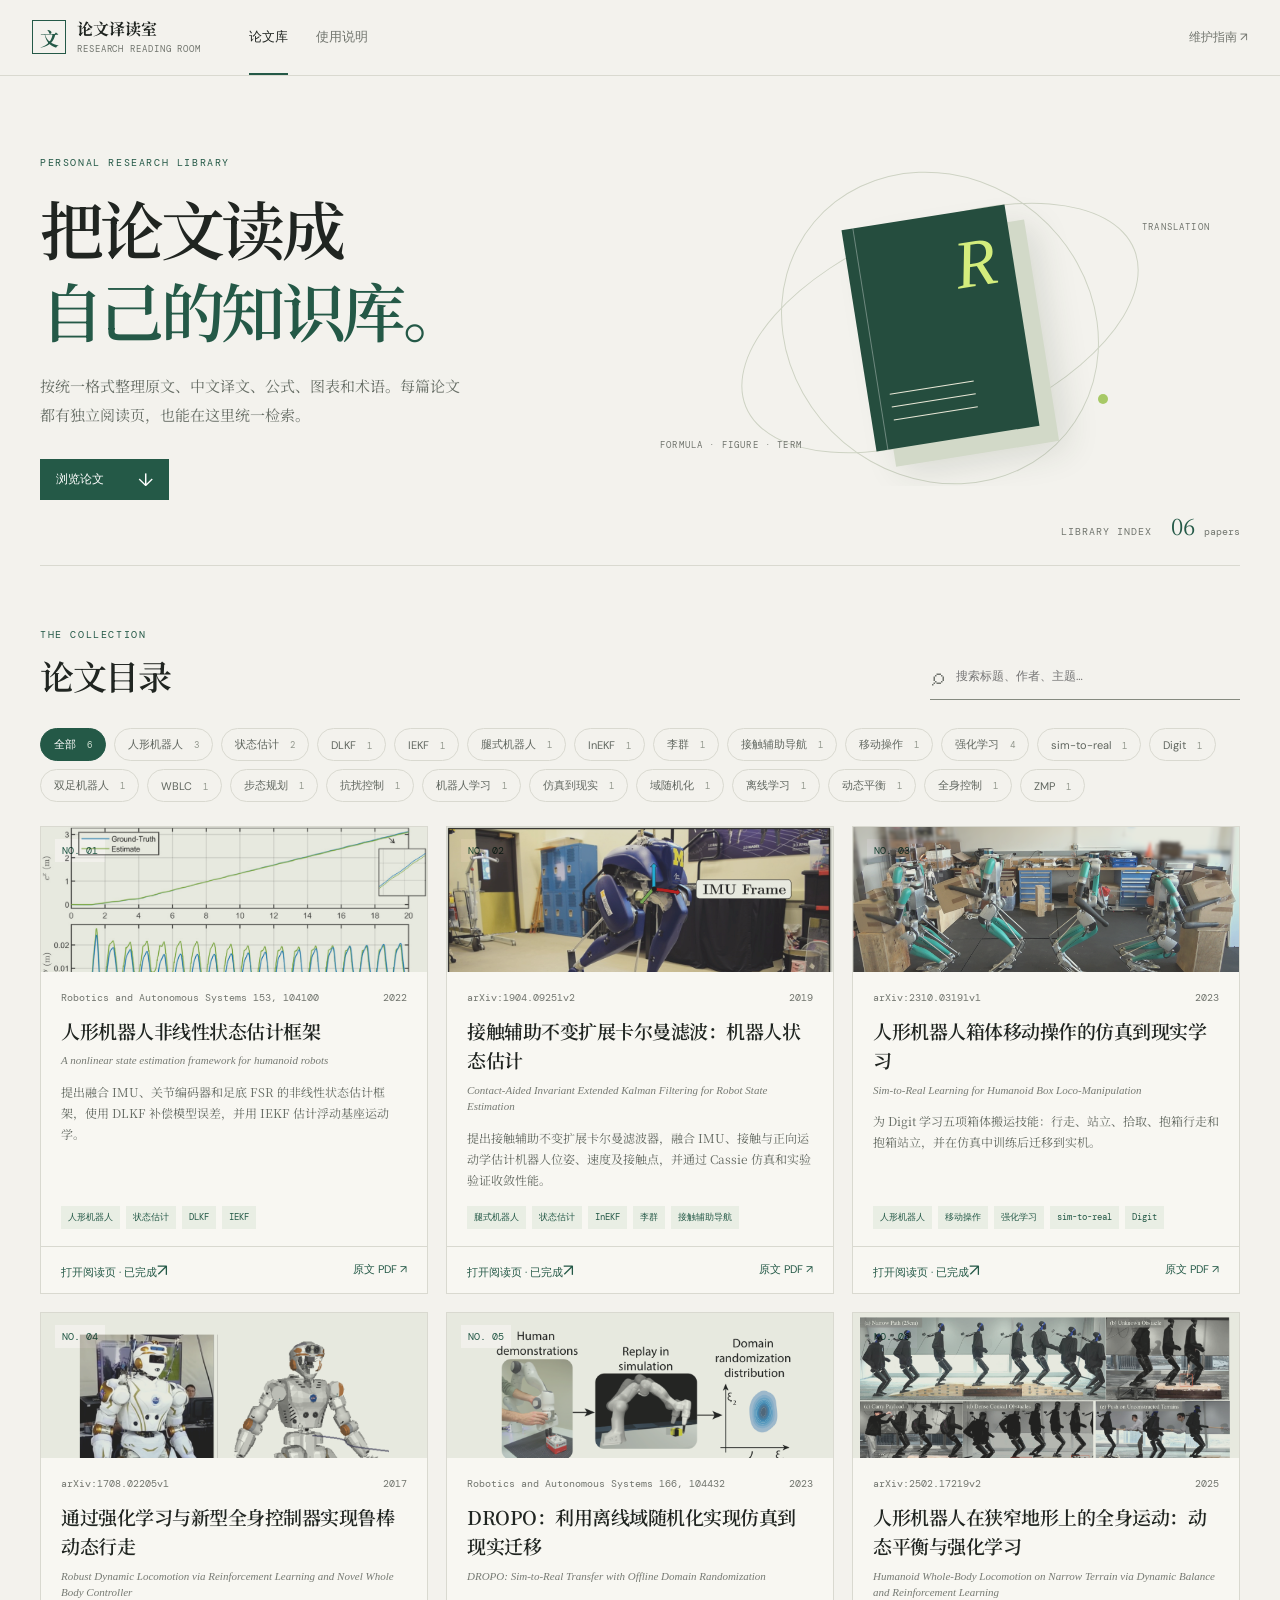
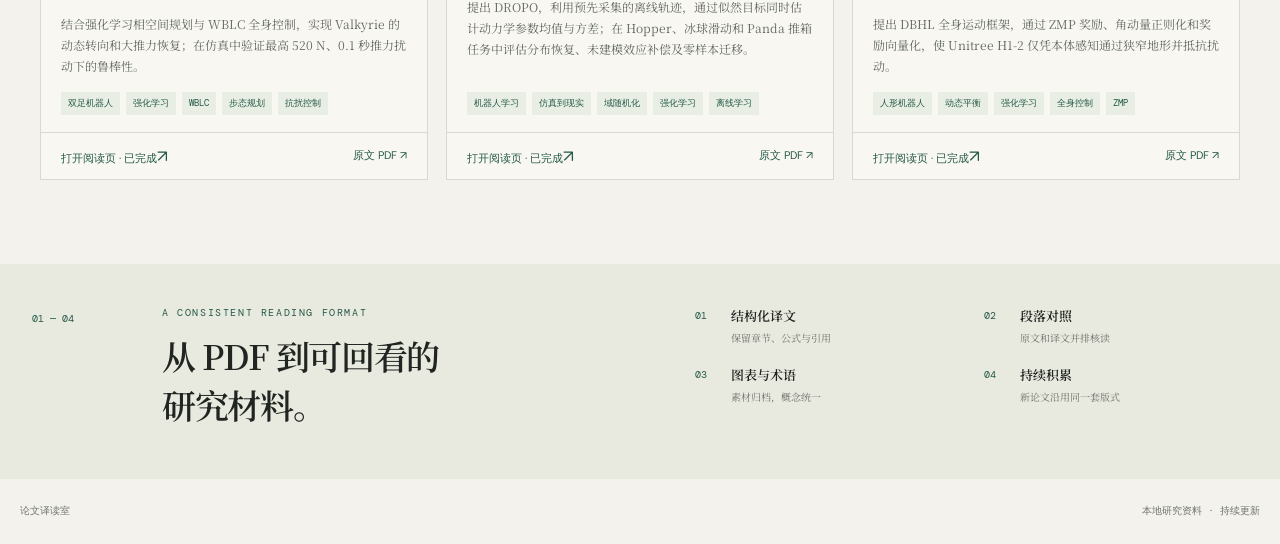
<file: index.html>
<!doctype html>
<html lang="zh-CN">
<head>
  <meta charset="utf-8">
  <meta name="viewport" content="width=device-width, initial-scale=1">
  <meta name="theme-color" content="#f3f2ed">
  <title>论文译读室</title>
  <link rel="stylesheet" href="site.css">
</head>
<body>
  <header class="topbar">
    <a class="brand" href="index.html"><span class="brand-mark">文</span><span>论文译读室<small>RESEARCH READING ROOM</small></span></a>
    <nav><a class="active" href="index.html">论文库</a><a href="#about">使用说明</a></nav>
    <a class="quiet-link" href="README.md">维护指南 ↗</a>
  </header>
  <main>
    <section class="hero">
      <div class="hero-copy">
        <p class="eyebrow">PERSONAL RESEARCH LIBRARY</p>
        <h1>把论文读成<br><em>自己的知识库。</em></h1>
        <p class="lede">按统一格式整理原文、中文译文、公式、图表和术语。每篇论文都有独立阅读页，也能在这里统一检索。</p>
        <a class="button" href="#library">浏览论文 <span>↓</span></a>
      </div>
      <div class="hero-art" aria-hidden="true"><div class="orbit orbit-a"></div><div class="orbit orbit-b"></div><div class="book"><i></i><i></i><i></i><b>R</b></div><span class="art-label label-one">TRANSLATION</span><span class="art-label label-two">FORMULA · FIGURE · TERM</span><span class="art-dot"></span></div>
      <div class="hero-index"><span>LIBRARY INDEX</span><strong id="paperCount">01</strong><span>papers</span></div>
    </section>
    <section class="library" id="library">
      <div class="section-head"><div><p class="eyebrow">THE COLLECTION</p><h2>论文目录</h2></div><label class="search"><span>⌕</span><input id="search" type="search" placeholder="搜索标题、作者、主题…" aria-label="搜索论文"></label></div>
      <div class="filters" id="filters"><button class="filter active" data-tag="全部">全部 <span id="allCount">0</span></button></div>
      <div class="paper-grid" id="paperGrid"></div>
      <div class="empty" id="empty" hidden>没有找到匹配的论文。试试其他关键词。</div>
    </section>
    <section class="about" id="about"><span class="about-number">01 — 04</span><div><p class="eyebrow">A CONSISTENT READING FORMAT</p><h2>从 PDF 到可回看的<br>研究材料。</h2></div><div class="about-steps"><div><b>01</b><span>结构化译文</span><small>保留章节、公式与引用</small></div><div><b>02</b><span>段落对照</span><small>原文和译文并排核读</small></div><div><b>03</b><span>图表与术语</span><small>素材归档，概念统一</small></div><div><b>04</b><span>持续积累</span><small>新论文沿用同一套版式</small></div></div></section>
  </main>
  <footer><span>论文译读室</span><span>本地研究资料 · 持续更新</span></footer>
  <script src="site.js"></script>
</body>
</html>
</file>
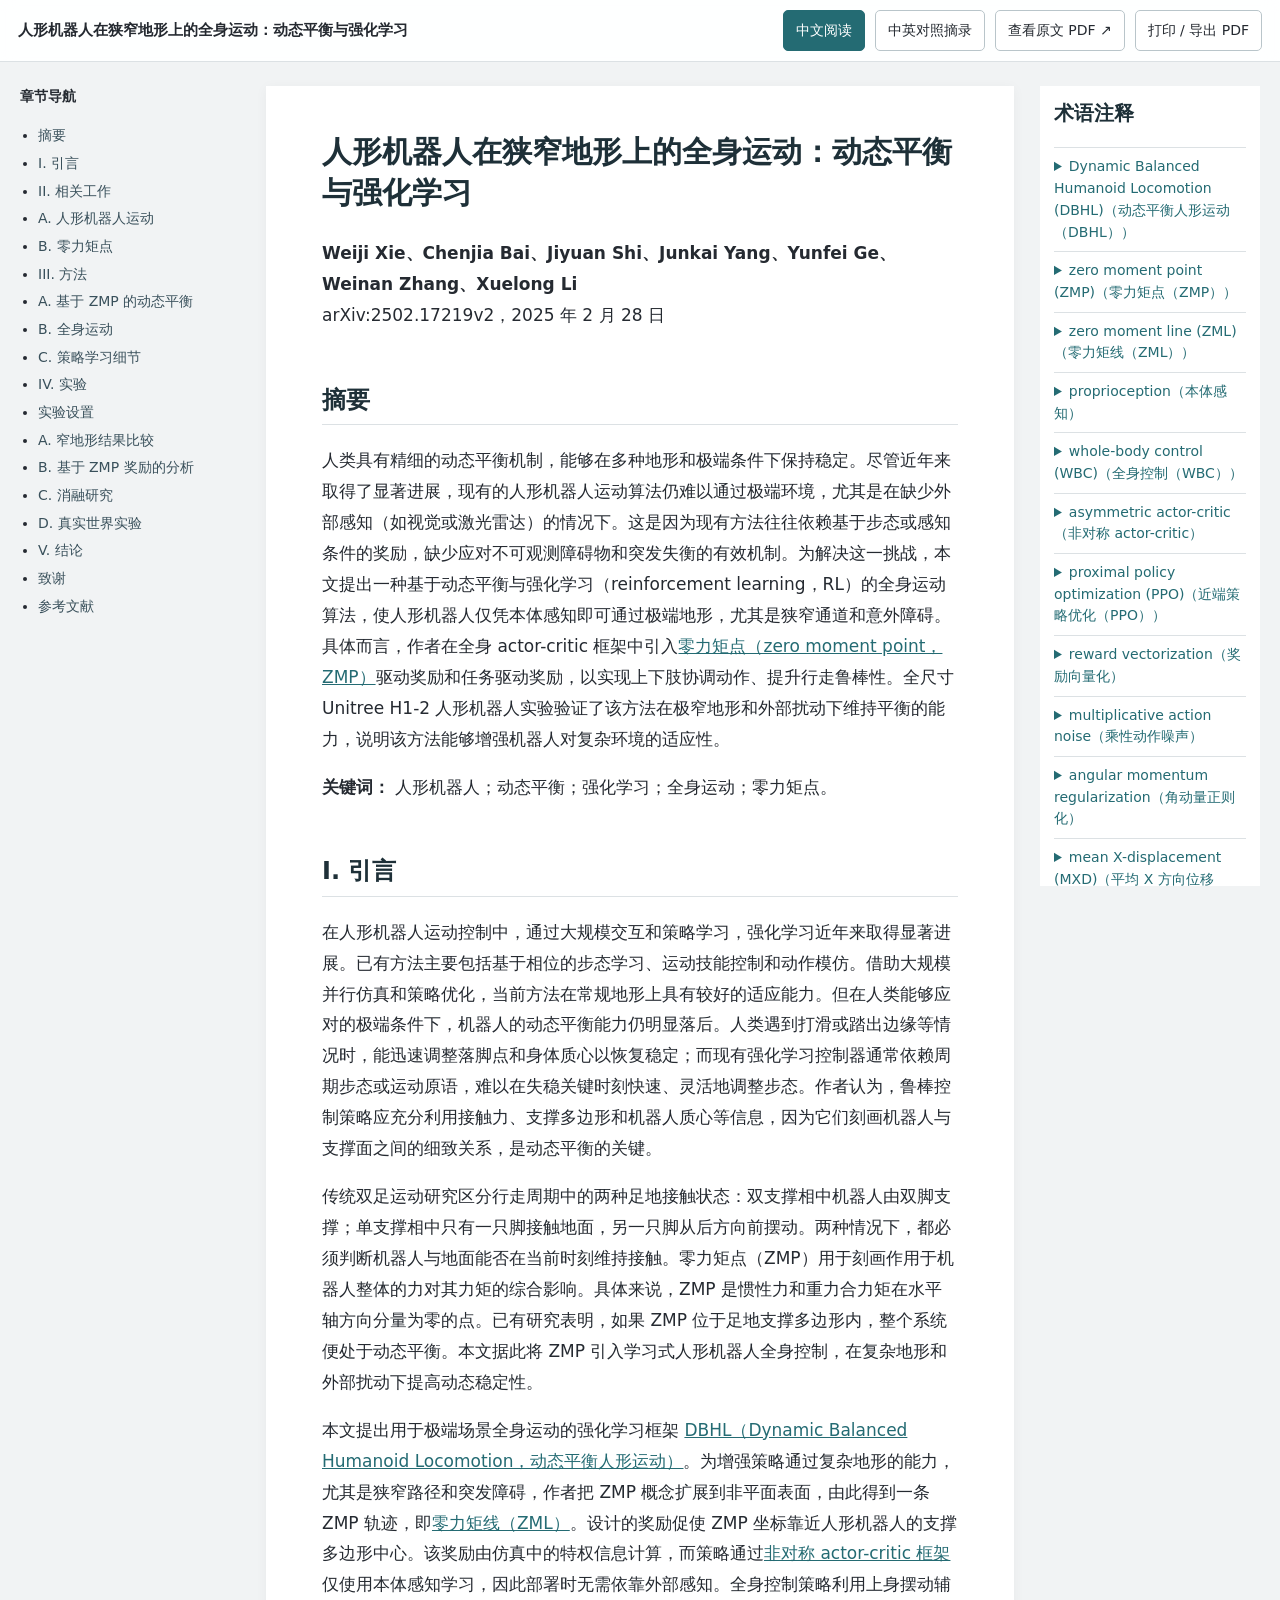
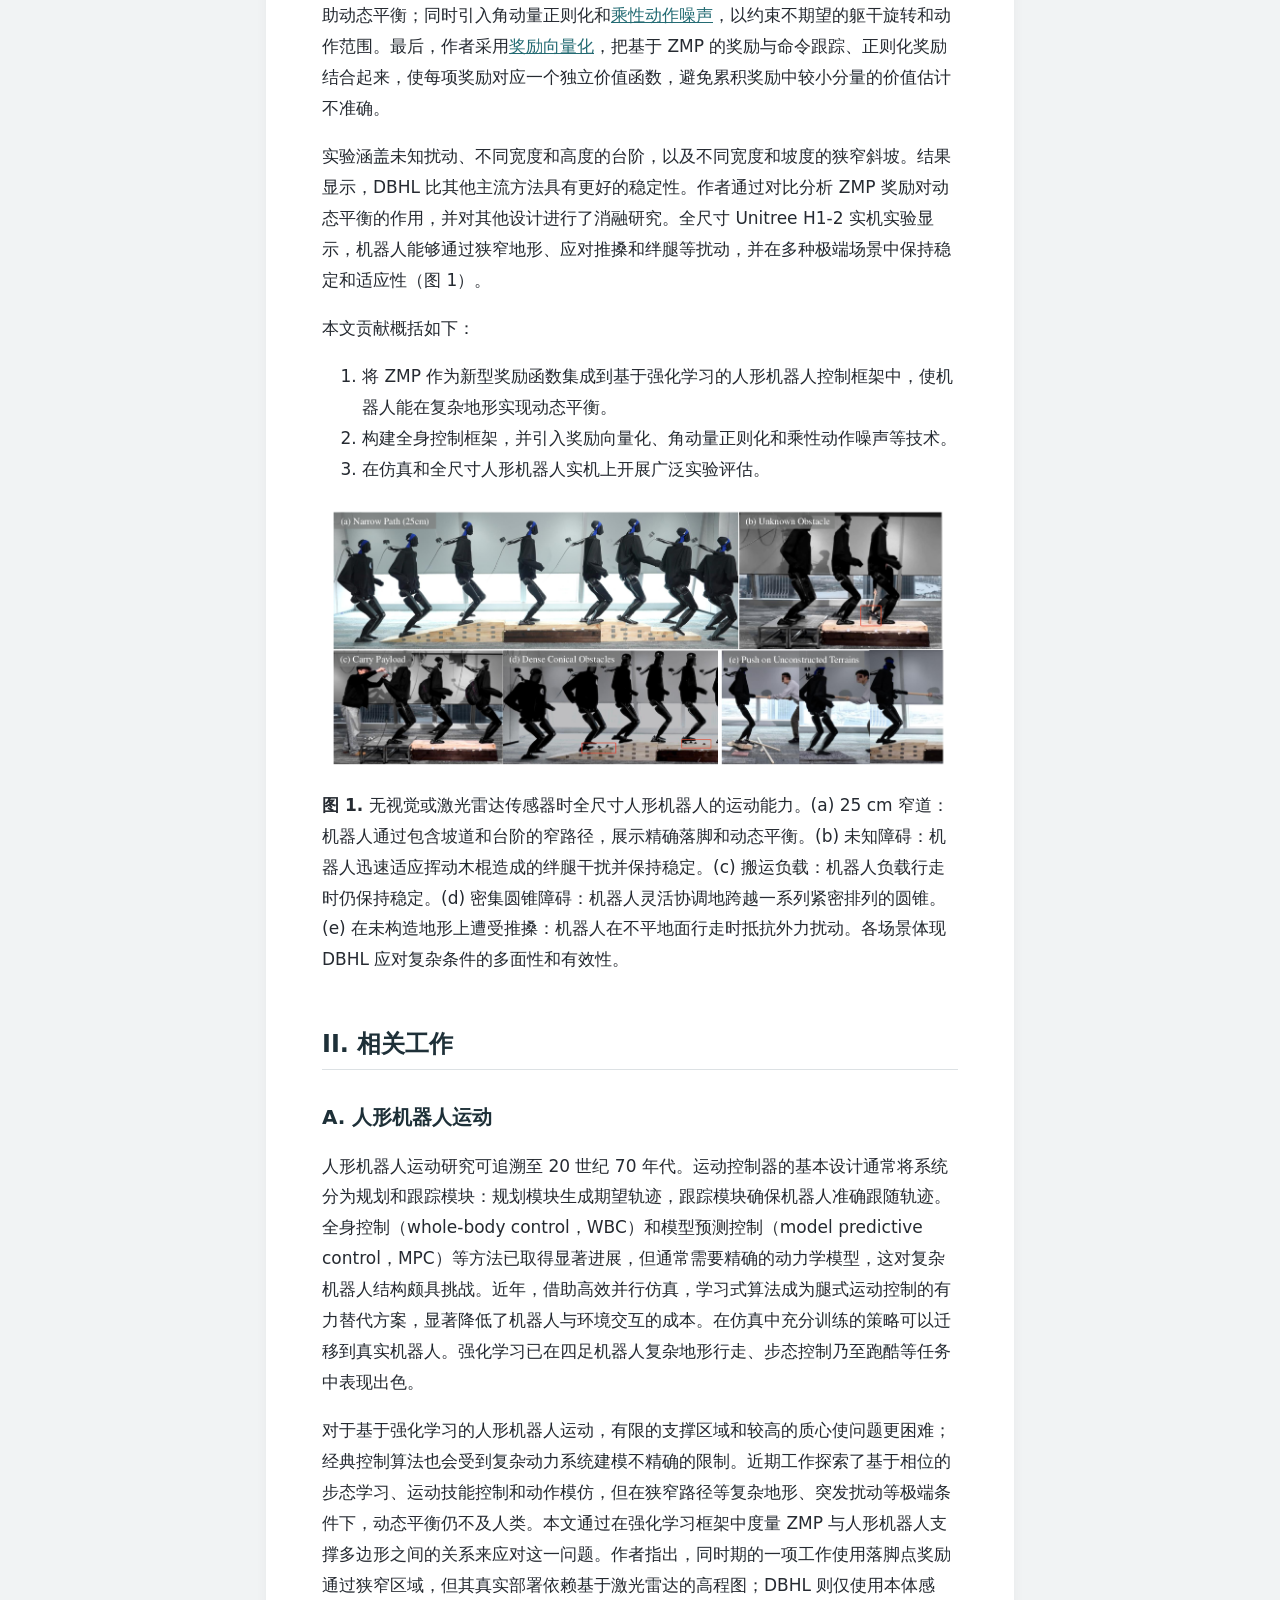
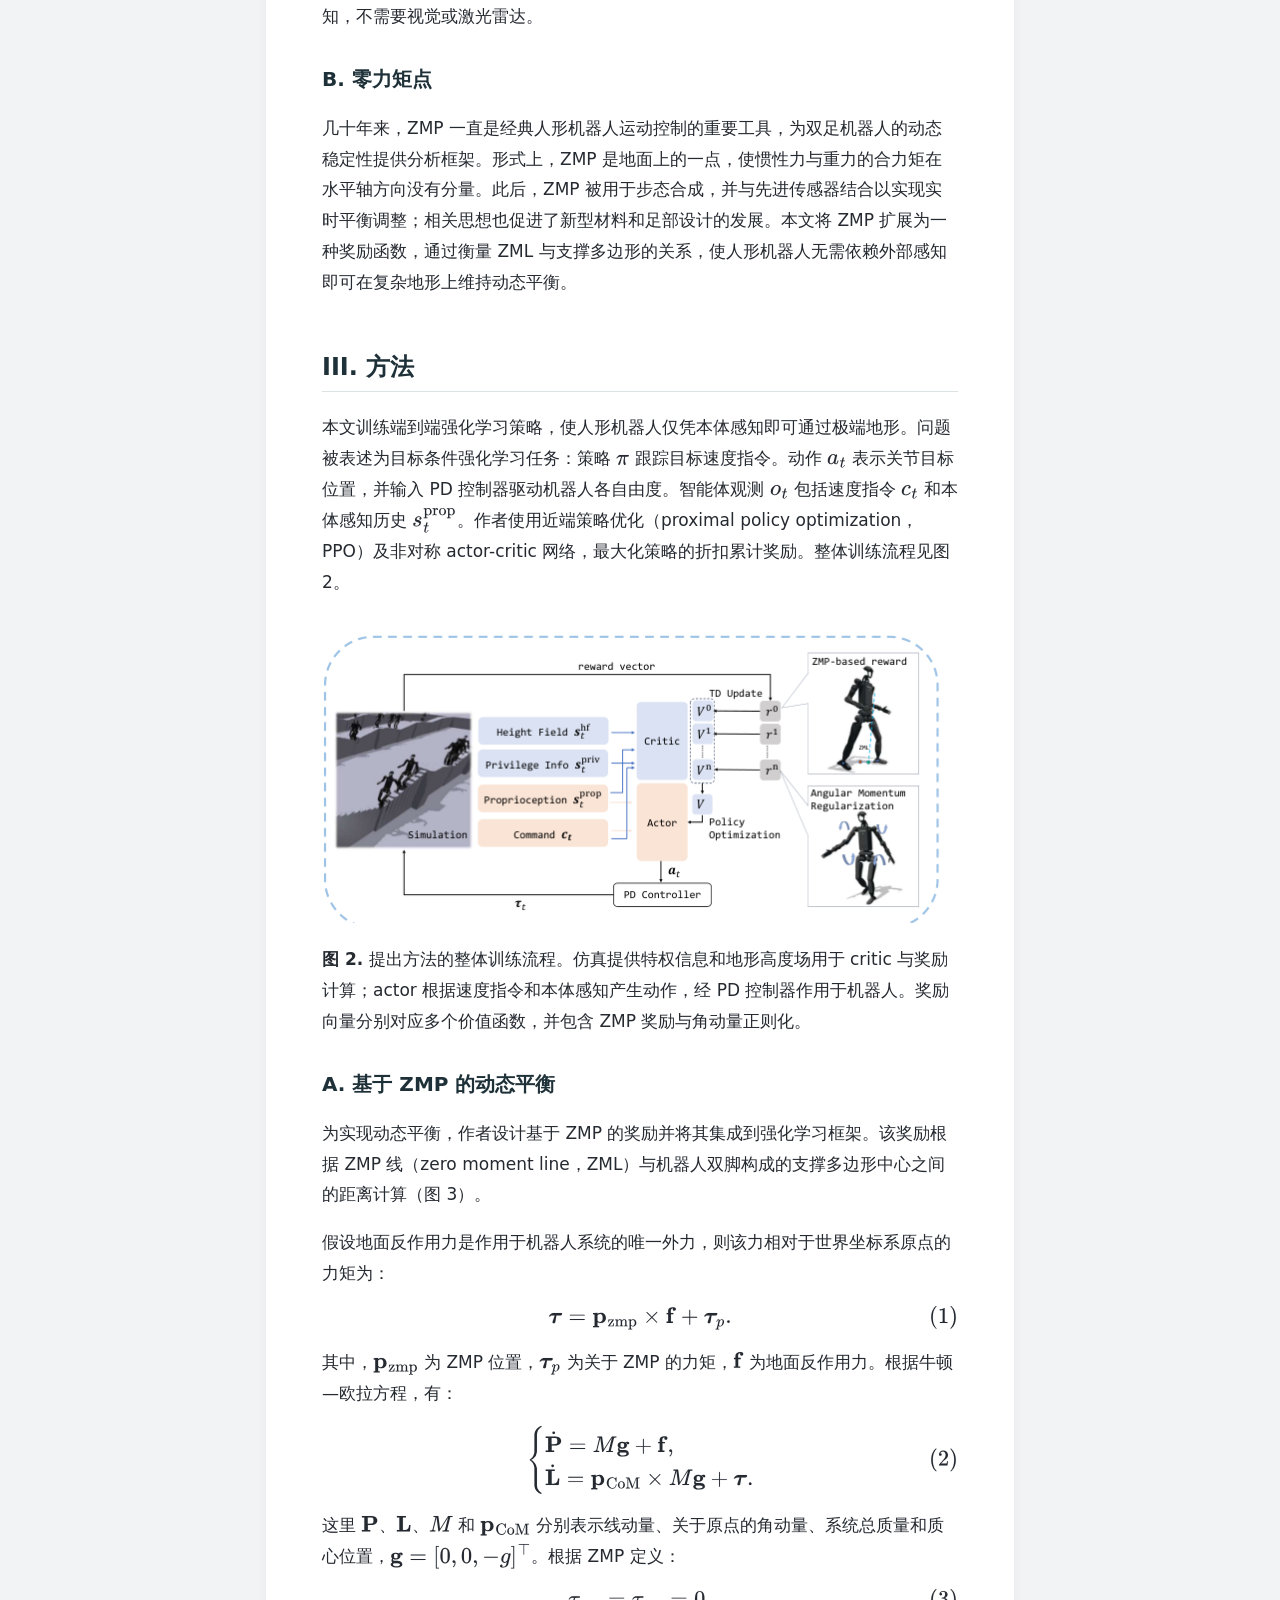
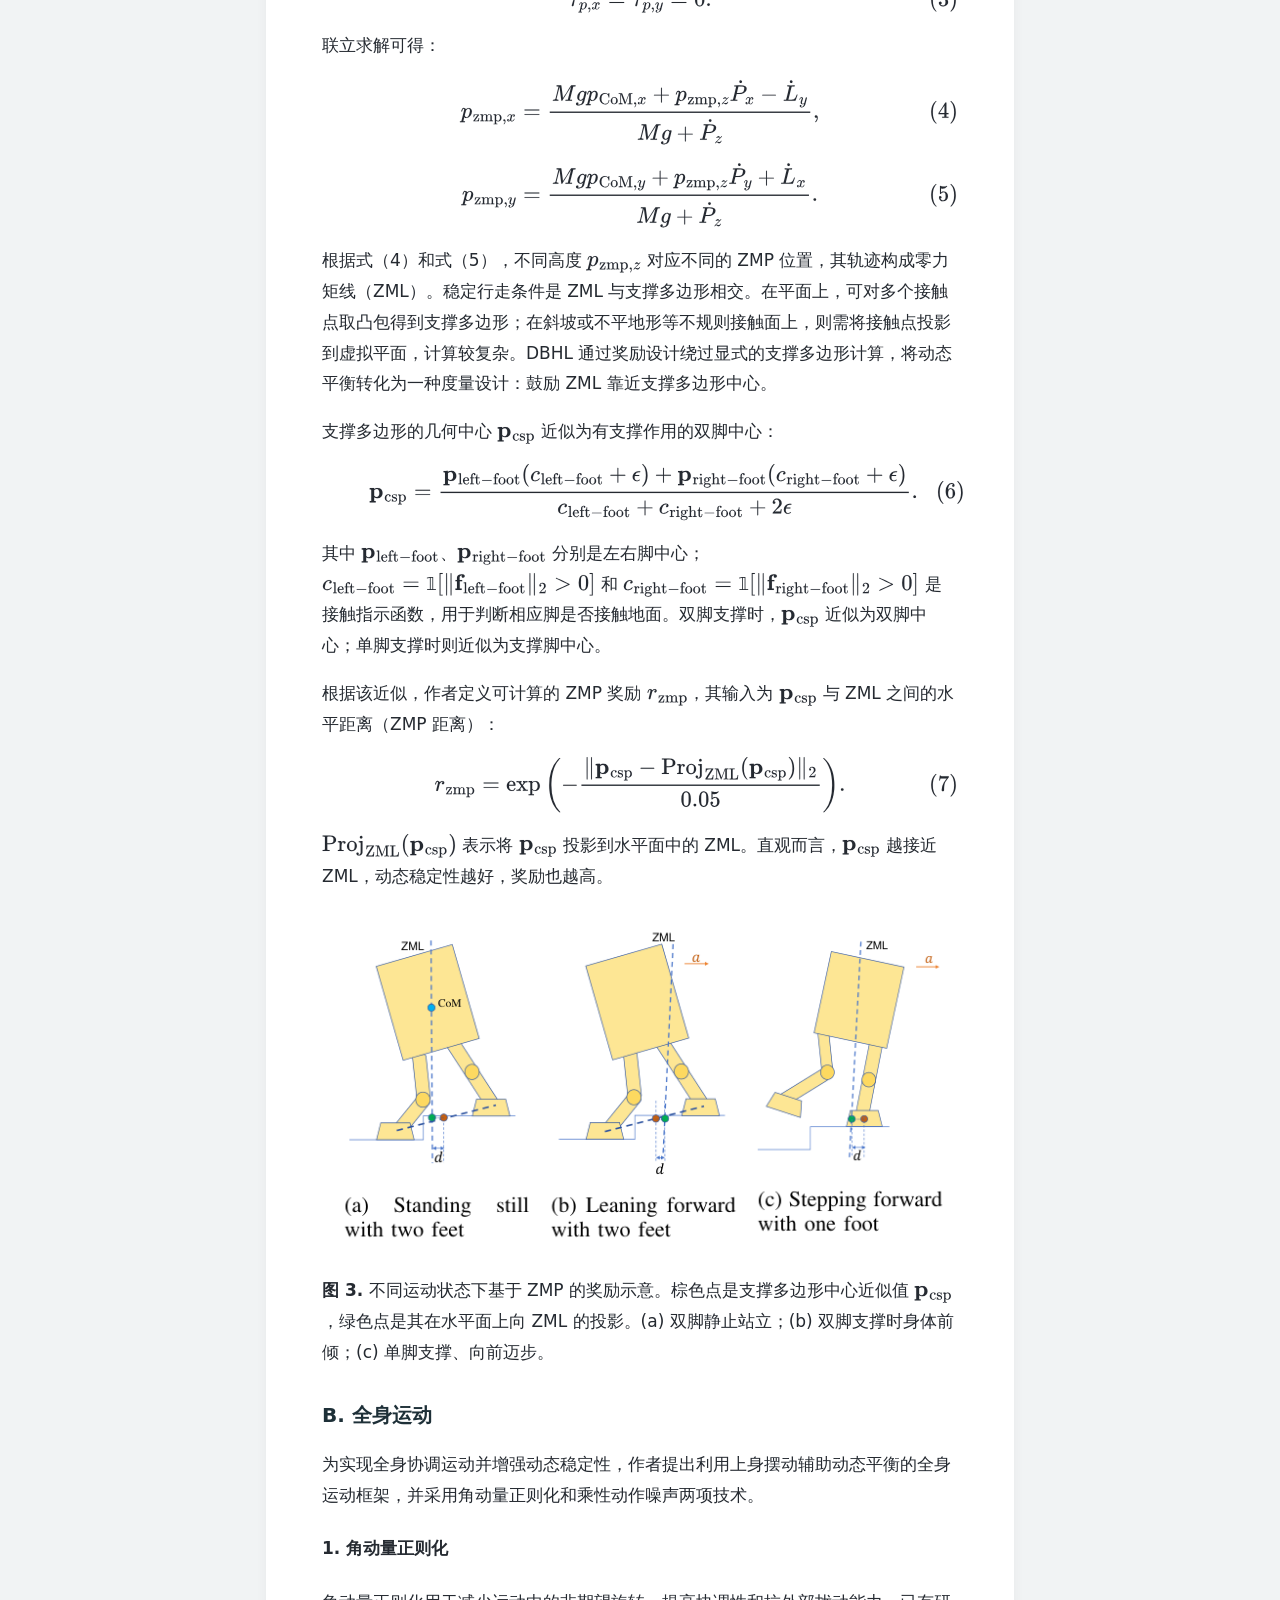
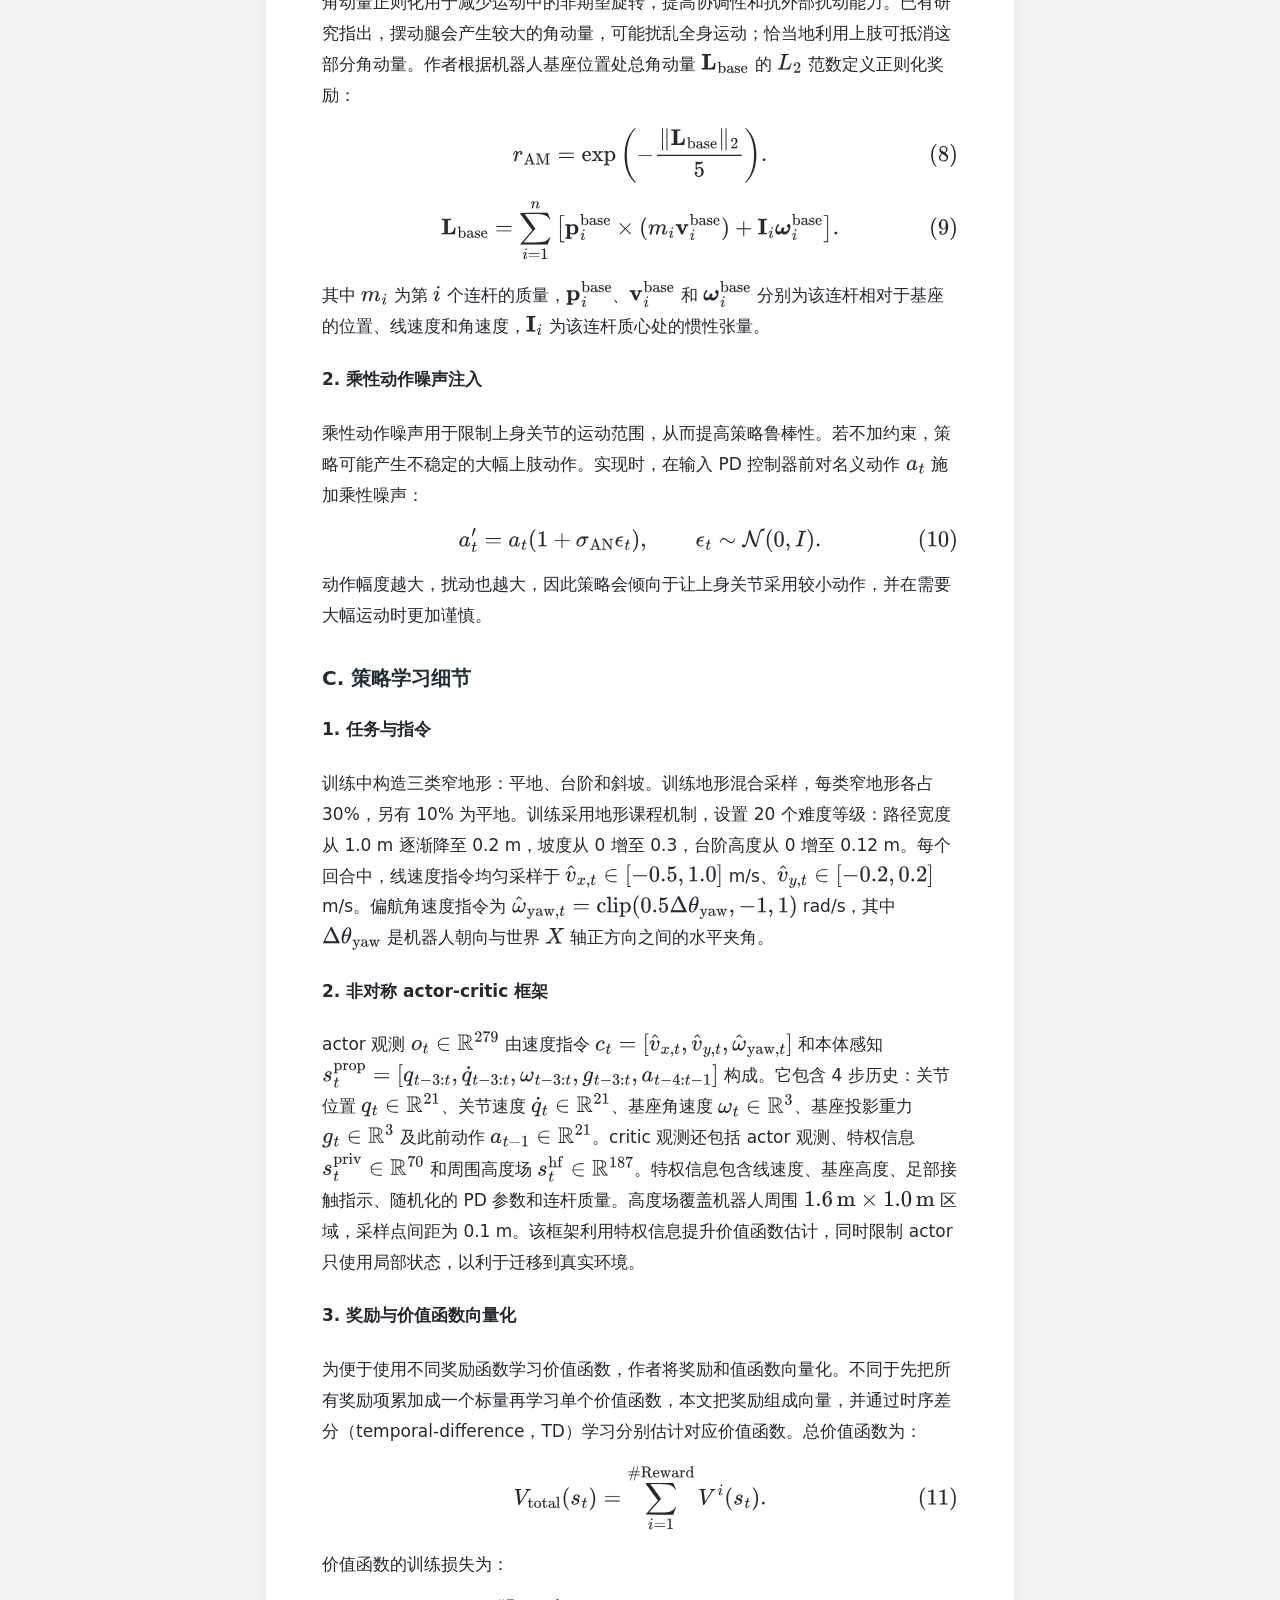
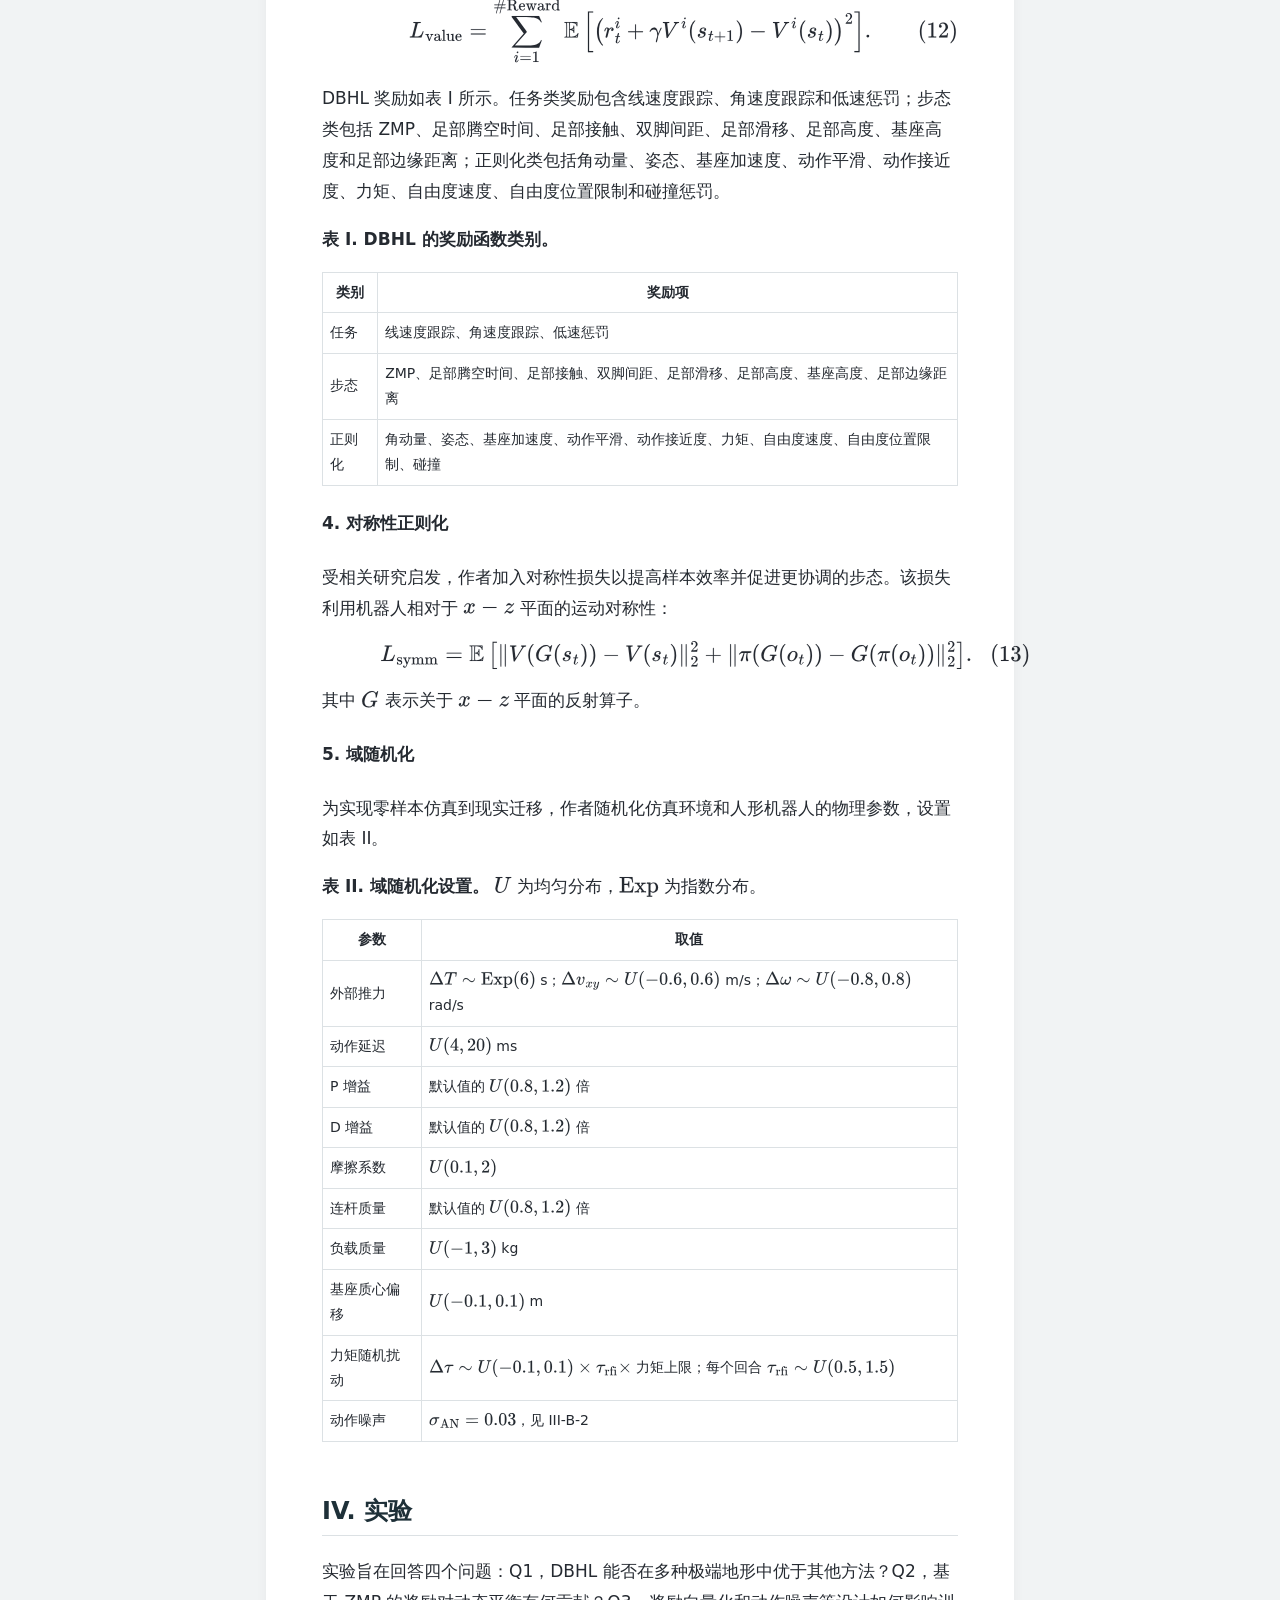
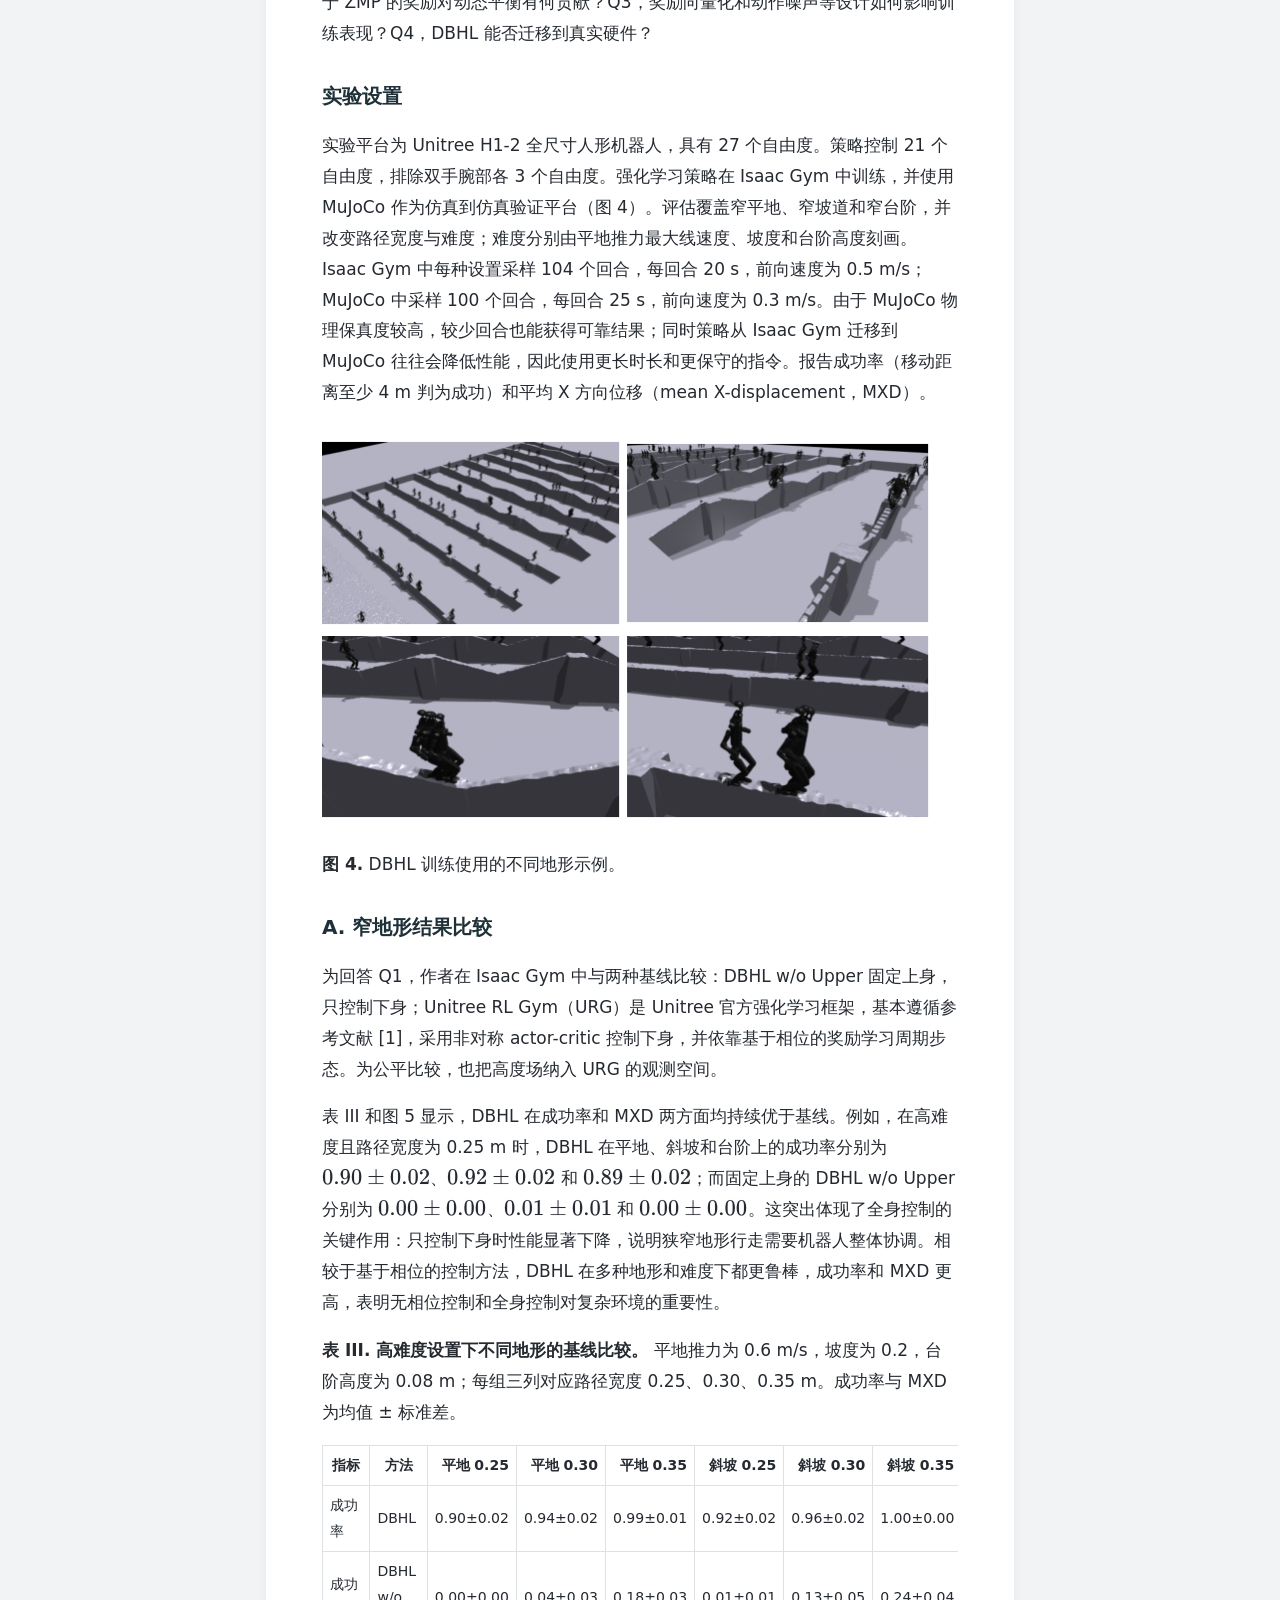
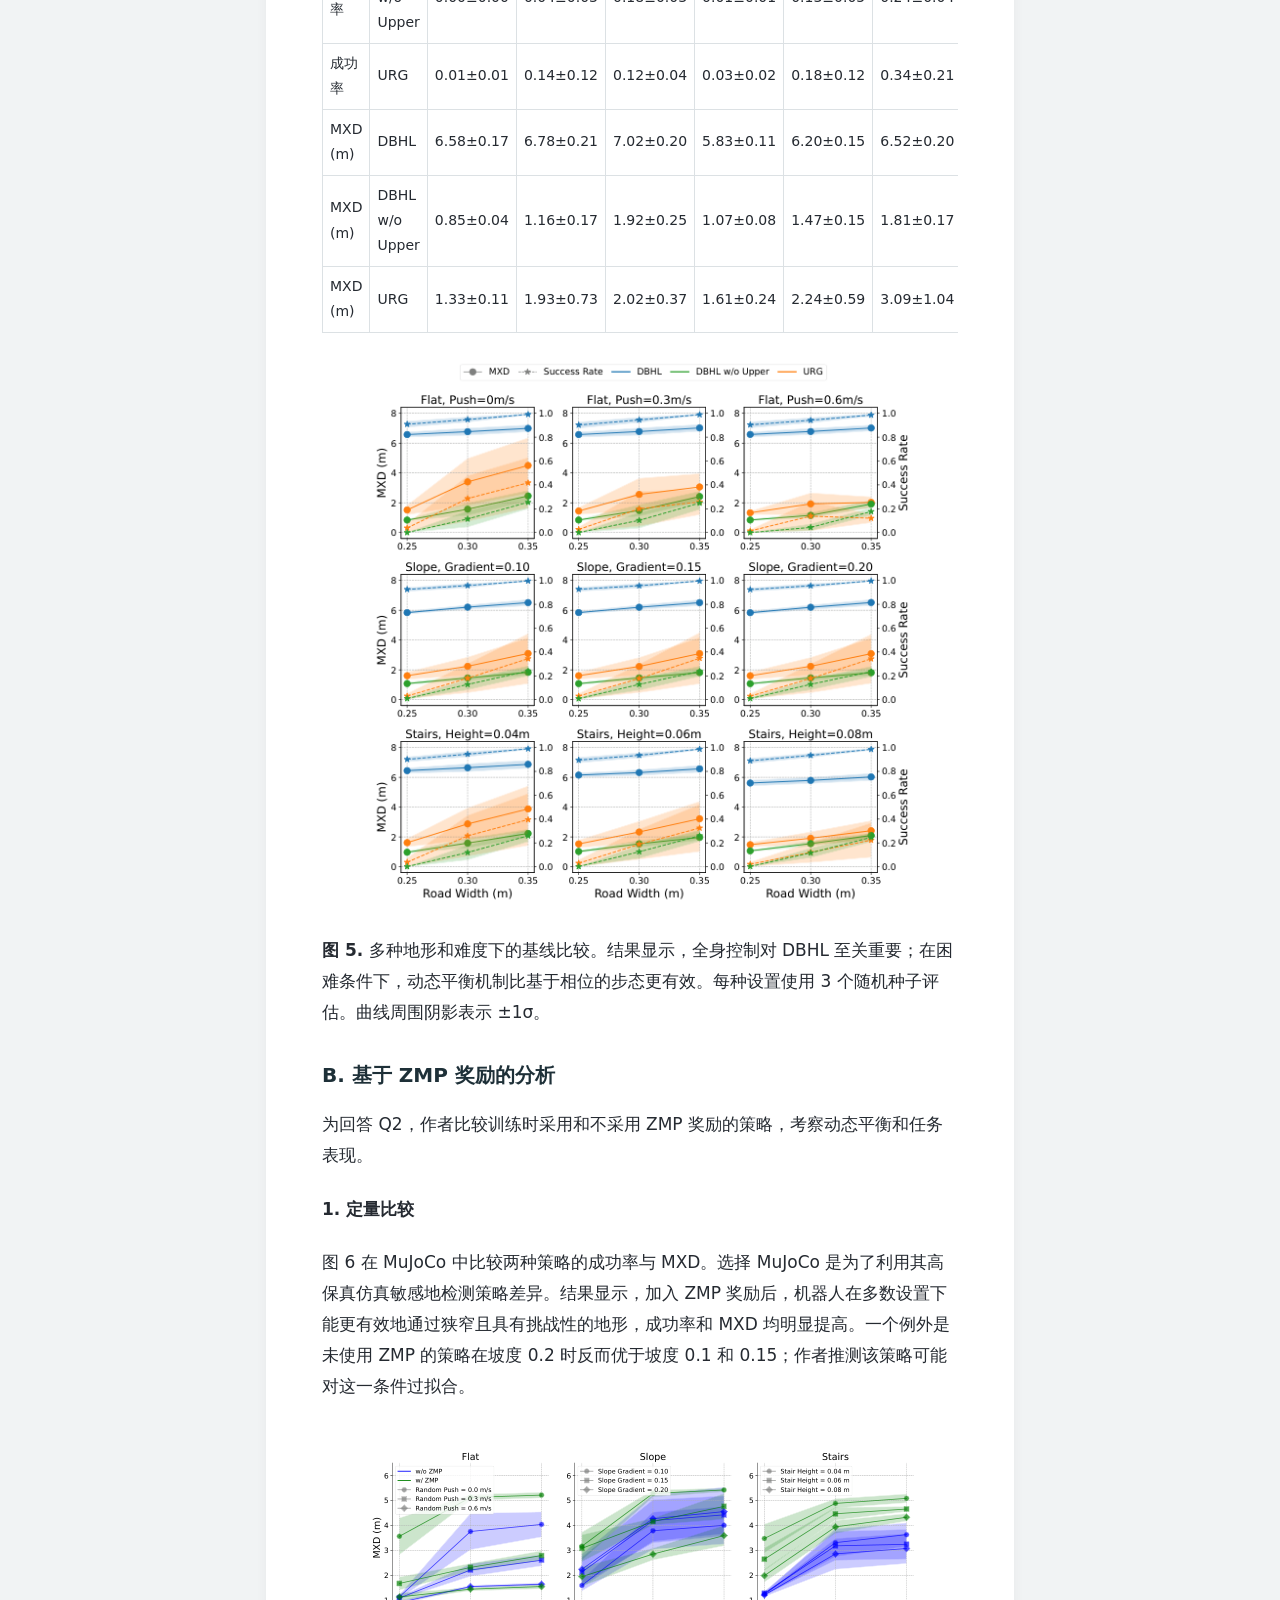
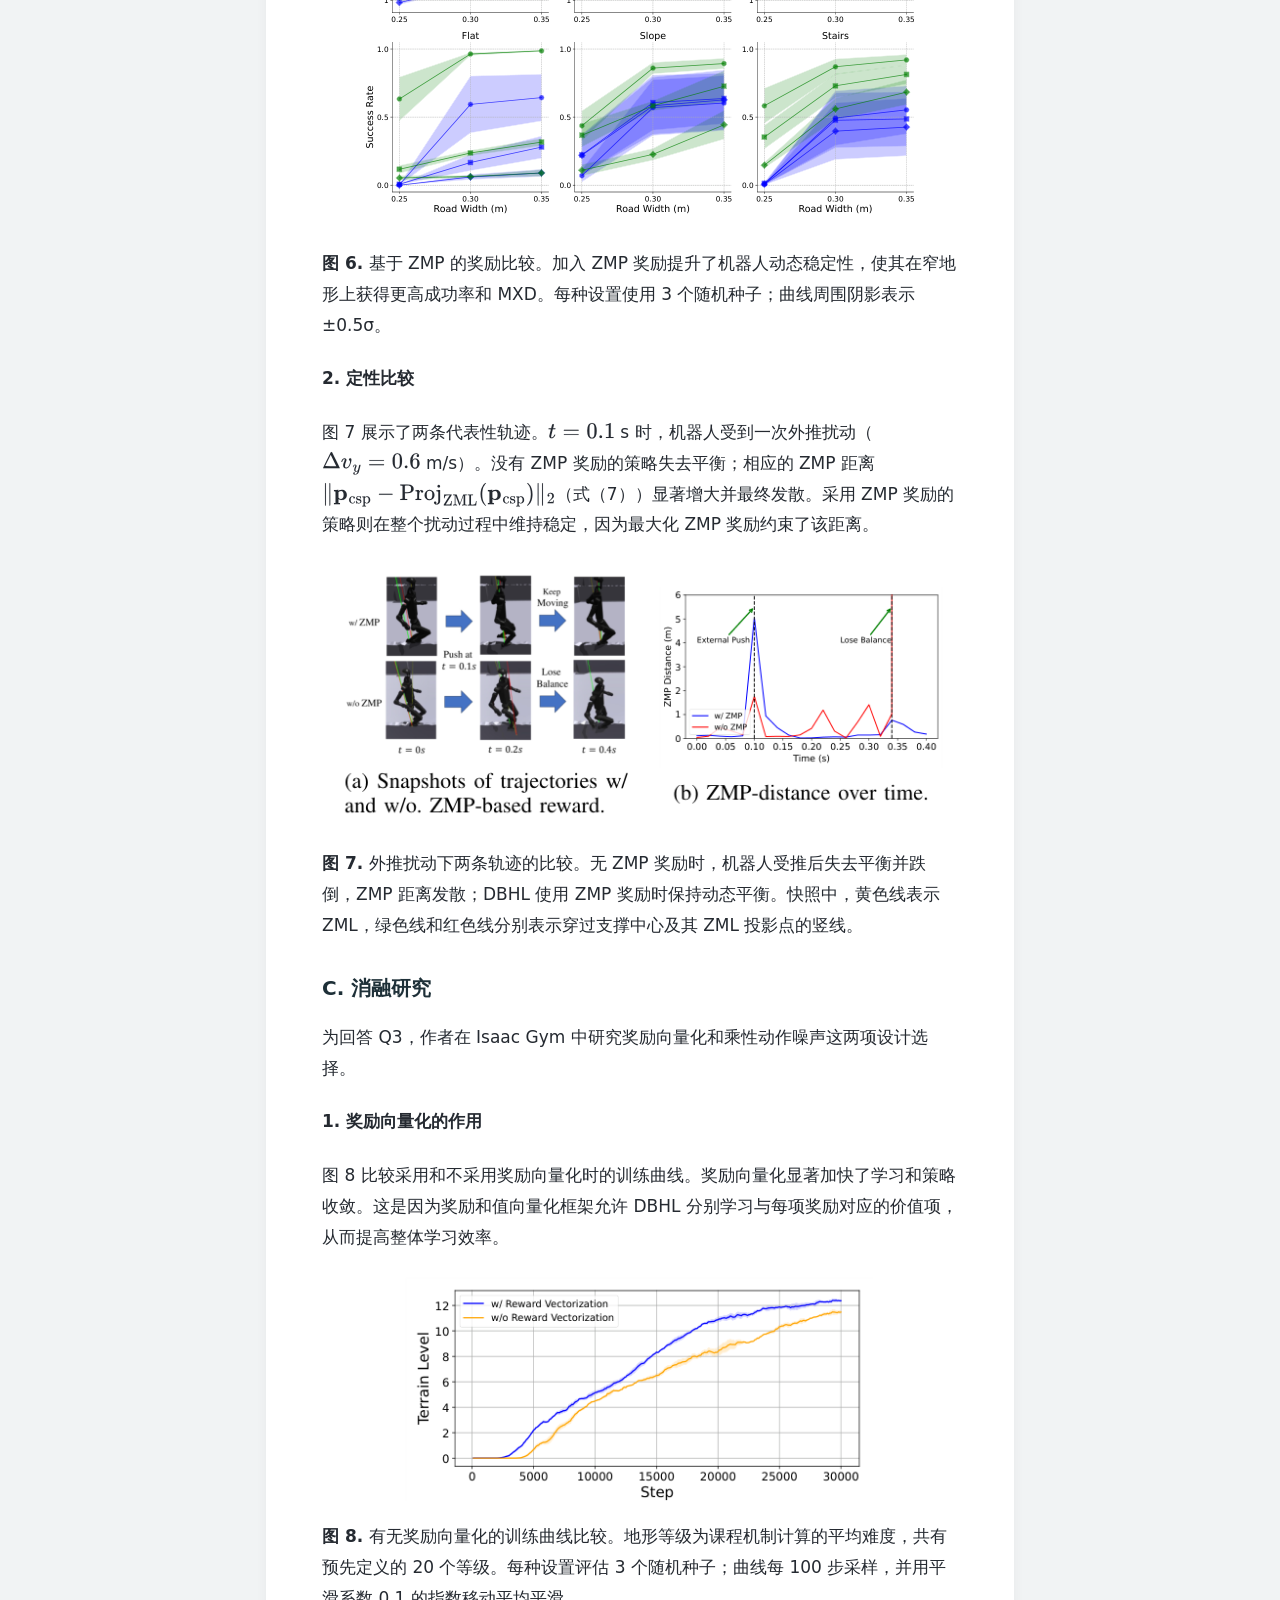
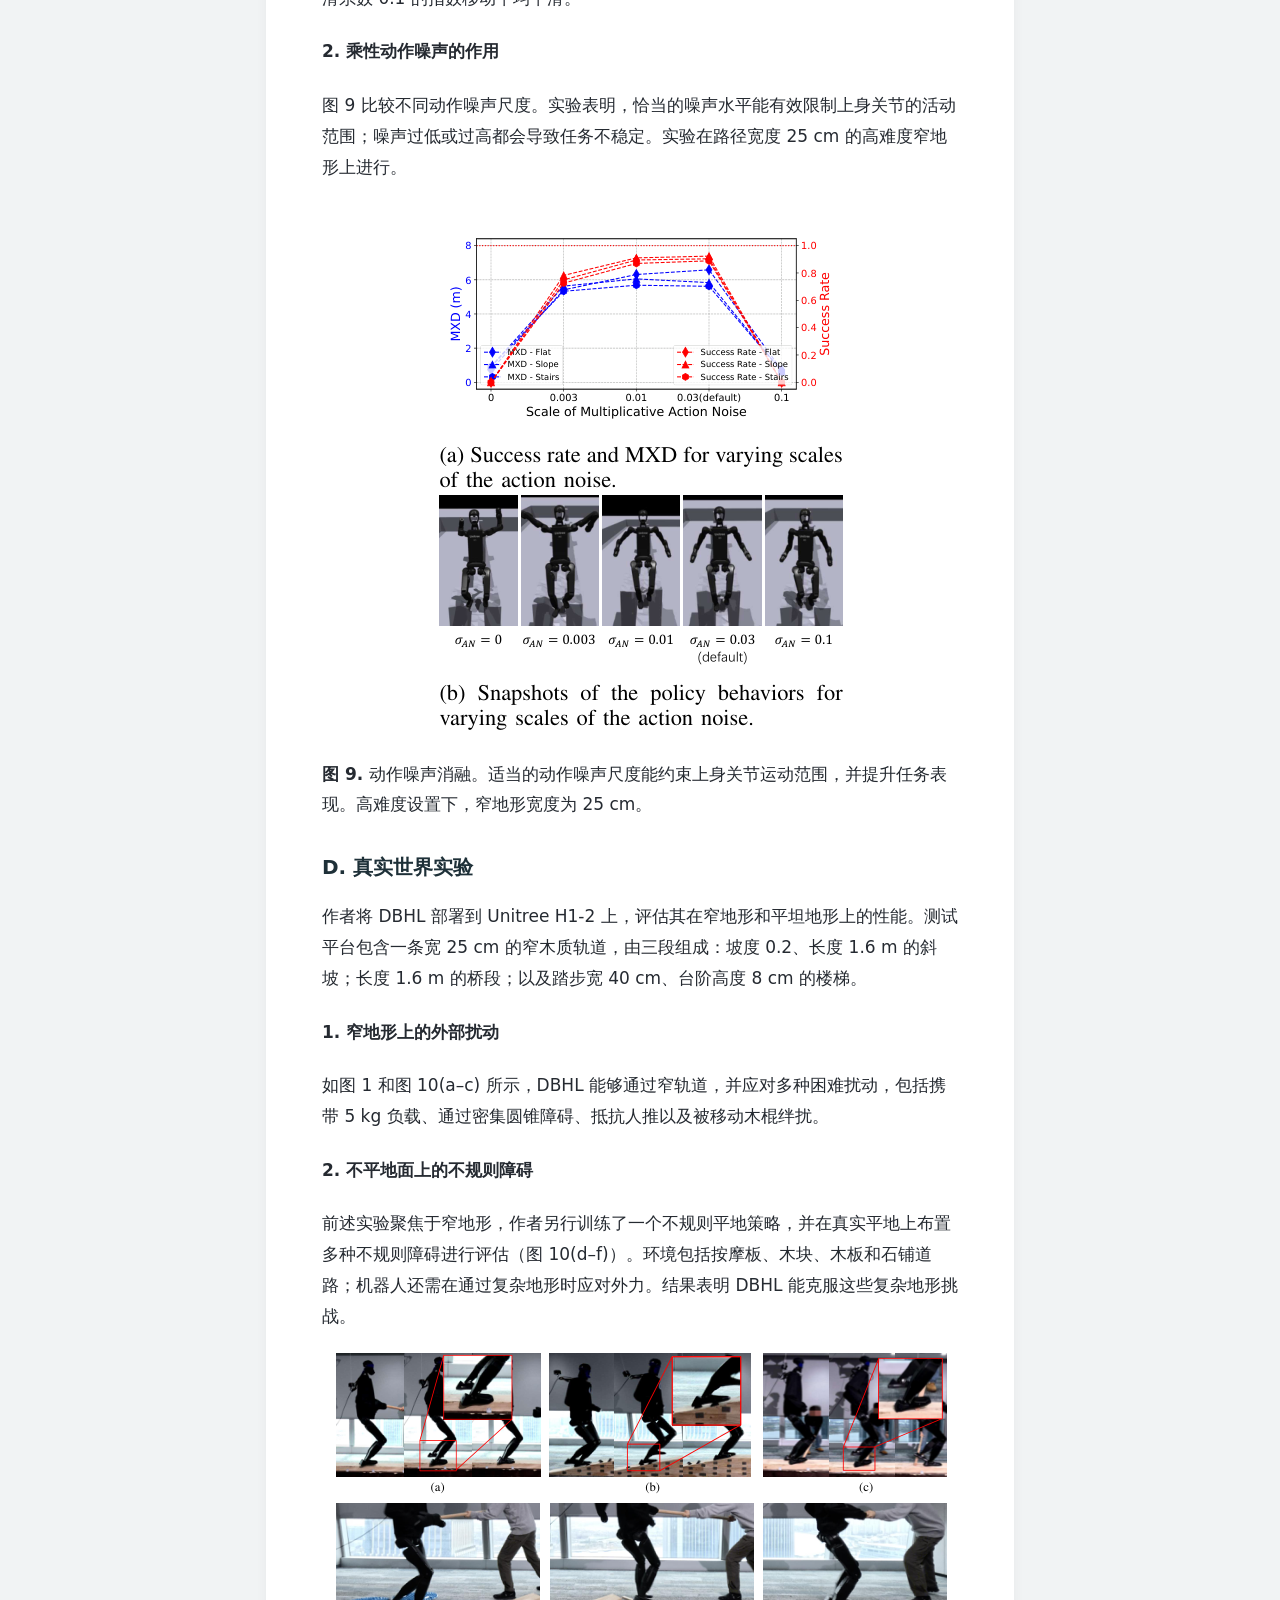
<file: papers/dbhl-narrow-terrain-whole-body-locomotion/translation-reading.html>
<!doctype html>
<html lang="zh-CN"><head><meta charset="utf-8"><meta name="viewport" content="width=device-width,initial-scale=1">
<meta name="theme-color" content="#f3f2ed"><title>人形机器人在狭窄地形上的全身运动：动态平衡与强化学习｜中译阅读版</title>
<script>window.MathJax={tex:{inlineMath:[['$', '$'],['\\(','\\)']],displayMath:[['$$','$$'],['\\[','\\]']],processEscapes:true,processEnvironments:true}};</script>
<script defer src="../../assets/mathjax/tex-svg-full.js" onload="MathJax.typesetPromise()"></script>
<style>
:root{--ink:#252a31;--muted:#66717f;--accent:#246b73;--paper:#fff;--bg:#f1f3f4;--line:#dce1e4}*{box-sizing:border-box}body{margin:0;background:var(--bg);color:var(--ink);font:17px/1.82 system-ui,-apple-system,"Segoe UI",sans-serif}header{position:sticky;top:0;z-index:5;background:#ffffffed;border-bottom:1px solid var(--line);backdrop-filter:blur(8px);padding:10px 18px;display:flex;gap:10px;align-items:center;flex-wrap:wrap}header strong{margin-right:auto;font-size:15px}button,.tool{border:1px solid #b9c5ca;background:white;border-radius:5px;padding:7px 12px;color:var(--ink);cursor:pointer;text-decoration:none;font:inherit;font-size:14px}button.active{background:var(--accent);color:white;border-color:var(--accent)}.layout{display:grid;grid-template-columns:220px minmax(0,860px) 220px;gap:26px;max-width:1400px;margin:24px auto;padding:0 20px;align-items:start}nav,.terms{position:sticky;top:76px;max-height:calc(100vh - 100px);overflow:auto;font-size:14px;line-height:1.55}nav a{display:block;color:#39505b;text-decoration:none;padding:3px 0}nav ul{padding-left:18px}main{background:var(--paper);padding:46px 56px;min-width:0;box-shadow:0 2px 12px #15202a0b}h1,h2,h3{line-height:1.35;color:#1e3038}h1{font-size:30px;margin-top:0}h2{font-size:24px;margin-top:2.2em;border-bottom:1px solid var(--line);padding-bottom:8px}h3{font-size:20px;margin-top:1.7em}p{margin:1em 0}a{color:var(--accent)}img{max-width:100%;max-height:660px;object-fit:contain;display:block;margin:1.2em auto}.math{overflow-x:auto;padding:8px 0}table{border-collapse:collapse;width:100%;display:block;overflow-x:auto;font-size:14px}th,td{border:1px solid var(--line);padding:7px}.terms{background:white;padding:14px}.terms h3{margin-top:0}details{border-top:1px solid var(--line);padding:8px 0}summary{cursor:pointer;color:var(--accent)}.parallel{display:none}body.mode-parallel .chinese{display:none}body.mode-parallel .parallel{display:block}.pair{display:grid;grid-template-columns:1fr 1fr;gap:22px;padding:14px 0;border-bottom:1px solid var(--line)}.pair>div{min-width:0;overflow-wrap:anywhere}.pair small{color:var(--muted);display:block;margin-bottom:6px}.pair-content{overflow-x:auto}.pair-content mjx-container{max-width:100%;overflow-x:auto;overflow-y:hidden}@media(max-width:1100px){.layout{grid-template-columns:180px minmax(0,1fr)}.terms{display:none}}@media(max-width:720px){.layout{display:block;margin:0;padding:0}nav{display:none}main{padding:24px 18px;box-shadow:none;font-size:16px}header{position:static}.pair{grid-template-columns:1fr;gap:8px}}@media print{header,nav,.terms{display:none!important}body,.layout{background:white;margin:0;padding:0;display:block}main{box-shadow:none;padding:0;max-width:none}body.mode-parallel .chinese{display:block}body.mode-parallel .parallel{display:none}img{max-height:220mm}}
</style></head><body><header><strong>人形机器人在狭窄地形上的全身运动：动态平衡与强化学习</strong>
<button id="zhBtn" class="active" onclick="setMode('zh')">中文阅读</button><button id="parallelBtn" onclick="setMode('parallel')">中英对照摘录</button>
<a class="tool" href="original.pdf" target="_blank" rel="noopener">查看原文 PDF ↗</a><button onclick="window.print()">打印 / 导出 PDF</button></header>
<div class="layout"><nav><b>章节导航</b><div id="toc"><ul><li class="level-2"><a href="#_2">摘要</a></li><li class="level-2"><a href="#i">I. 引言</a></li><li class="level-2"><a href="#ii">II. 相关工作</a></li><li class="level-3"><a href="#a">A. 人形机器人运动</a></li><li class="level-3"><a href="#b">B. 零力矩点</a></li><li class="level-2"><a href="#iii">III. 方法</a></li><li class="level-3"><a href="#a-zmp">A. 基于 ZMP 的动态平衡</a></li><li class="level-3"><a href="#b_1">B. 全身运动</a></li><li class="level-3"><a href="#c">C. 策略学习细节</a></li><li class="level-2"><a href="#iv">IV. 实验</a></li><li class="level-3"><a href="#_3">实验设置</a></li><li class="level-3"><a href="#a_1">A. 窄地形结果比较</a></li><li class="level-3"><a href="#b-zmp">B. 基于 ZMP 奖励的分析</a></li><li class="level-3"><a href="#c_1">C. 消融研究</a></li><li class="level-3"><a href="#d">D. 真实世界实验</a></li><li class="level-2"><a href="#v">V. 结论</a></li><li class="level-2"><a href="#_4">致谢</a></li><li class="level-2"><a href="#_5">参考文献</a></li></ul></div></nav><main>
<article class="chinese"><h1 id="_1">人形机器人在狭窄地形上的全身运动：动态平衡与强化学习</h1>
<p><strong>Weiji Xie、Chenjia Bai、Jiyuan Shi、Junkai Yang、Yunfei Ge、Weinan Zhang、Xuelong Li</strong><br />
arXiv:2502.17219v2，2025 年 2 月 28 日</p>
<h2 id="_2">摘要</h2>
<p>人类具有精细的动态平衡机制，能够在多种地形和极端条件下保持稳定。尽管近年来取得了显著进展，现有的人形机器人运动算法仍难以通过极端环境，尤其是在缺少外部感知（如视觉或激光雷达）的情况下。这是因为现有方法往往依赖基于步态或感知条件的奖励，缺少应对不可观测障碍物和突发失衡的有效机制。为解决这一挑战，本文提出一种基于动态平衡与强化学习（reinforcement learning，RL）的全身运动算法，使人形机器人仅凭本体感知即可通过极端地形，尤其是狭窄通道和意外障碍。具体而言，作者在全身 actor-critic 框架中引入<a class="term-link" href="#term-zero-moment-point-zmp">零力矩点（zero moment point，ZMP）</a>驱动奖励和任务驱动奖励，以实现上下肢协调动作、提升行走鲁棒性。全尺寸 Unitree H1-2 人形机器人实验验证了该方法在极窄地形和外部扰动下维持平衡的能力，说明该方法能够增强机器人对复杂环境的适应性。</p>
<p><strong>关键词：</strong> 人形机器人；动态平衡；强化学习；全身运动；零力矩点。</p>
<h2 id="i">I. 引言</h2>
<p>在人形机器人运动控制中，通过大规模交互和策略学习，强化学习近年来取得显著进展。已有方法主要包括基于相位的步态学习、运动技能控制和动作模仿。借助大规模并行仿真和策略优化，当前方法在常规地形上具有较好的适应能力。但在人类能够应对的极端条件下，机器人的动态平衡能力仍明显落后。人类遇到打滑或踏出边缘等情况时，能迅速调整落脚点和身体质心以恢复稳定；而现有强化学习控制器通常依赖周期步态或运动原语，难以在失稳关键时刻快速、灵活地调整步态。作者认为，鲁棒控制策略应充分利用接触力、支撑多边形和机器人质心等信息，因为它们刻画机器人与支撑面之间的细致关系，是动态平衡的关键。</p>
<p>传统双足运动研究区分行走周期中的两种足地接触状态：双支撑相中机器人由双脚支撑；单支撑相中只有一只脚接触地面，另一只脚从后方向前摆动。两种情况下，都必须判断机器人与地面能否在当前时刻维持接触。零力矩点（ZMP）用于刻画作用于机器人整体的力对其力矩的综合影响。具体来说，ZMP 是惯性力和重力合力矩在水平轴方向分量为零的点。已有研究表明，如果 ZMP 位于足地支撑多边形内，整个系统便处于动态平衡。本文据此将 ZMP 引入学习式人形机器人全身控制，在复杂地形和外部扰动下提高动态稳定性。</p>
<p>本文提出用于极端场景全身运动的强化学习框架 <a class="term-link" href="#term-dynamic-balanced-humanoid-locomotion-dbhl">DBHL（Dynamic Balanced Humanoid Locomotion，动态平衡人形运动）</a>。为增强策略通过复杂地形的能力，尤其是狭窄路径和突发障碍，作者把 ZMP 概念扩展到非平面表面，由此得到一条 ZMP 轨迹，即<a class="term-link" href="#term-zero-moment-line-zml">零力矩线（ZML）</a>。设计的奖励促使 ZMP 坐标靠近人形机器人的支撑多边形中心。该奖励由仿真中的特权信息计算，而策略通过<a class="term-link" href="#term-asymmetric-actor-critic">非对称 actor-critic 框架</a>仅使用本体感知学习，因此部署时无需依靠外部感知。全身控制策略利用上身摆动辅助动态平衡；同时引入角动量正则化和<a class="term-link" href="#term-multiplicative-action-noise">乘性动作噪声</a>，以约束不期望的躯干旋转和动作范围。最后，作者采用<a class="term-link" href="#term-reward-vectorization">奖励向量化</a>，把基于 ZMP 的奖励与命令跟踪、正则化奖励结合起来，使每项奖励对应一个独立价值函数，避免累积奖励中较小分量的价值估计不准确。</p>
<p>实验涵盖未知扰动、不同宽度和高度的台阶，以及不同宽度和坡度的狭窄斜坡。结果显示，DBHL 比其他主流方法具有更好的稳定性。作者通过对比分析 ZMP 奖励对动态平衡的作用，并对其他设计进行了消融研究。全尺寸 Unitree H1-2 实机实验显示，机器人能够通过狭窄地形、应对推搡和绊腿等扰动，并在多种极端场景中保持稳定和适应性（图 1）。</p>
<p>本文贡献概括如下：</p>
<ol>
<li>将 ZMP 作为新型奖励函数集成到基于强化学习的人形机器人控制框架中，使机器人能在复杂地形实现动态平衡。</li>
<li>构建全身控制框架，并引入奖励向量化、角动量正则化和乘性动作噪声等技术。</li>
<li>在仿真和全尺寸人形机器人实机上开展广泛实验评估。</li>
</ol>
<p><img alt="图 1：无视觉或激光雷达时全尺寸人形机器人的运动能力" src="assets/figures/fig-01.png" /></p>
<p><strong>图 1.</strong> 无视觉或激光雷达传感器时全尺寸人形机器人的运动能力。(a) 25 cm 窄道：机器人通过包含坡道和台阶的窄路径，展示精确落脚和动态平衡。(b) 未知障碍：机器人迅速适应挥动木棍造成的绊腿干扰并保持稳定。(c) 搬运负载：机器人负载行走时仍保持稳定。(d) 密集圆锥障碍：机器人灵活协调地跨越一系列紧密排列的圆锥。(e) 在未构造地形上遭受推搡：机器人在不平地面行走时抵抗外力扰动。各场景体现 DBHL 应对复杂条件的多面性和有效性。</p>
<h2 id="ii">II. 相关工作</h2>
<h3 id="a">A. 人形机器人运动</h3>
<p>人形机器人运动研究可追溯至 20 世纪 70 年代。运动控制器的基本设计通常将系统分为规划和跟踪模块：规划模块生成期望轨迹，跟踪模块确保机器人准确跟随轨迹。全身控制（whole-body control，WBC）和模型预测控制（model predictive control，MPC）等方法已取得显著进展，但通常需要精确的动力学模型，这对复杂机器人结构颇具挑战。近年，借助高效并行仿真，学习式算法成为腿式运动控制的有力替代方案，显著降低了机器人与环境交互的成本。在仿真中充分训练的策略可以迁移到真实机器人。强化学习已在四足机器人复杂地形行走、步态控制乃至跑酷等任务中表现出色。</p>
<p>对于基于强化学习的人形机器人运动，有限的支撑区域和较高的质心使问题更困难；经典控制算法也会受到复杂动力系统建模不精确的限制。近期工作探索了基于相位的步态学习、运动技能控制和动作模仿，但在狭窄路径等复杂地形、突发扰动等极端条件下，动态平衡仍不及人类。本文通过在强化学习框架中度量 ZMP 与人形机器人支撑多边形之间的关系来应对这一问题。作者指出，同时期的一项工作使用落脚点奖励通过狭窄区域，但其真实部署依赖基于激光雷达的高程图；DBHL 则仅使用本体感知，不需要视觉或激光雷达。</p>
<h3 id="b">B. 零力矩点</h3>
<p>几十年来，ZMP 一直是经典人形机器人运动控制的重要工具，为双足机器人的动态稳定性提供分析框架。形式上，ZMP 是地面上的一点，使惯性力与重力的合力矩在水平轴方向没有分量。此后，ZMP 被用于步态合成，并与先进传感器结合以实现实时平衡调整；相关思想也促进了新型材料和足部设计的发展。本文将 ZMP 扩展为一种奖励函数，通过衡量 ZML 与支撑多边形的关系，使人形机器人无需依赖外部感知即可在复杂地形上维持动态平衡。</p>
<h2 id="iii">III. 方法</h2>
<p>本文训练端到端强化学习策略，使人形机器人仅凭本体感知即可通过极端地形。问题被表述为目标条件强化学习任务：策略 <span class="math-fragment" style="display:inline">\(\pi\)</span> 跟踪目标速度指令。动作 <span class="math-fragment" style="display:inline">\(a_t\)</span> 表示关节目标位置，并输入 PD 控制器驱动机器人各自由度。智能体观测 <span class="math-fragment" style="display:inline">\(o_t\)</span> 包括速度指令 <span class="math-fragment" style="display:inline">\(c_t\)</span> 和本体感知历史 <span class="math-fragment" style="display:inline">\(s_t^{\mathrm{prop}}\)</span>。作者使用近端策略优化（proximal policy optimization，PPO）及非对称 actor-critic 网络，最大化策略的折扣累计奖励。整体训练流程见图 2。</p>
<p><img alt="图 2：DBHL 整体训练流程" src="assets/figures/fig-02.png" /></p>
<p><strong>图 2.</strong> 提出方法的整体训练流程。仿真提供特权信息和地形高度场用于 critic 与奖励计算；actor 根据速度指令和本体感知产生动作，经 PD 控制器作用于机器人。奖励向量分别对应多个价值函数，并包含 ZMP 奖励与角动量正则化。</p>
<h3 id="a-zmp">A. 基于 ZMP 的动态平衡</h3>
<p>为实现动态平衡，作者设计基于 ZMP 的奖励并将其集成到强化学习框架。该奖励根据 ZMP 线（zero moment line，ZML）与机器人双脚构成的支撑多边形中心之间的距离计算（图 3）。</p>
<p>假设地面反作用力是作用于机器人系统的唯一外力，则该力相对于世界坐标系原点的力矩为：</p>
<p><span class="math-fragment" style="display:block">\[\boldsymbol{\tau}=\mathbf{p}_{\mathrm{zmp}}\times\mathbf{f}+\boldsymbol{\tau}_p.\tag{1}\]</span></p>
<p>其中，<span class="math-fragment" style="display:inline">\(\mathbf{p}_{\mathrm{zmp}}\)</span> 为 ZMP 位置，<span class="math-fragment" style="display:inline">\(\boldsymbol{\tau}_p\)</span> 为关于 ZMP 的力矩，<span class="math-fragment" style="display:inline">\(\mathbf{f}\)</span> 为地面反作用力。根据牛顿—欧拉方程，有：</p>
<p><span class="math-fragment" style="display:block">\[\begin{cases}\dot{\mathbf{P}}=M\mathbf{g}+\mathbf{f},\\\dot{\mathbf{L}}=\mathbf{p}_{\mathrm{CoM}}\times M\mathbf{g}+\boldsymbol{\tau}.\end{cases}\tag{2}\]</span></p>
<p>这里 <span class="math-fragment" style="display:inline">\(\mathbf{P}\)</span>、<span class="math-fragment" style="display:inline">\(\mathbf{L}\)</span>、<span class="math-fragment" style="display:inline">\(M\)</span> 和 <span class="math-fragment" style="display:inline">\(\mathbf{p}_{\mathrm{CoM}}\)</span> 分别表示线动量、关于原点的角动量、系统总质量和质心位置，<span class="math-fragment" style="display:inline">\(\mathbf{g}=[0,0,-g]^\top\)</span>。根据 ZMP 定义：</p>
<p><span class="math-fragment" style="display:block">\[\tau_{p,x}=\tau_{p,y}=0.\tag{3}\]</span></p>
<p>联立求解可得：</p>
<p><span class="math-fragment" style="display:block">\[p_{\mathrm{zmp},x}=\frac{Mg p_{\mathrm{CoM},x}+p_{\mathrm{zmp},z}\dot{P}_x-\dot{L}_y}{Mg+\dot{P}_z},\tag{4}\]</span></p>
<p><span class="math-fragment" style="display:block">\[p_{\mathrm{zmp},y}=\frac{Mg p_{\mathrm{CoM},y}+p_{\mathrm{zmp},z}\dot{P}_y+\dot{L}_x}{Mg+\dot{P}_z}.\tag{5}\]</span></p>
<p>根据式（4）和式（5），不同高度 <span class="math-fragment" style="display:inline">\(p_{\mathrm{zmp},z}\)</span> 对应不同的 ZMP 位置，其轨迹构成零力矩线（ZML）。稳定行走条件是 ZML 与支撑多边形相交。在平面上，可对多个接触点取凸包得到支撑多边形；在斜坡或不平地形等不规则接触面上，则需将接触点投影到虚拟平面，计算较复杂。DBHL 通过奖励设计绕过显式的支撑多边形计算，将动态平衡转化为一种度量设计：鼓励 ZML 靠近支撑多边形中心。</p>
<p>支撑多边形的几何中心 <span class="math-fragment" style="display:inline">\(\mathbf{p}_{\mathrm{csp}}\)</span> 近似为有支撑作用的双脚中心：</p>
<p><span class="math-fragment" style="display:block">\[\mathbf{p}_{\mathrm{csp}}=\frac{\mathbf{p}_{\mathrm{left-foot}}(c_{\mathrm{left-foot}}+\epsilon)+\mathbf{p}_{\mathrm{right-foot}}(c_{\mathrm{right-foot}}+\epsilon)}{c_{\mathrm{left-foot}}+c_{\mathrm{right-foot}}+2\epsilon}.\tag{6}\]</span></p>
<p>其中 <span class="math-fragment" style="display:inline">\(\mathbf{p}_{\mathrm{left-foot}}\)</span>、<span class="math-fragment" style="display:inline">\(\mathbf{p}_{\mathrm{right-foot}}\)</span> 分别是左右脚中心；<span class="math-fragment" style="display:inline">\(c_{\mathrm{left-foot}}=\mathbb{1}[\|\mathbf{f}_{\mathrm{left-foot}}\|_2&gt;0]\)</span> 和 <span class="math-fragment" style="display:inline">\(c_{\mathrm{right-foot}}=\mathbb{1}[\|\mathbf{f}_{\mathrm{right-foot}}\|_2&gt;0]\)</span> 是接触指示函数，用于判断相应脚是否接触地面。双脚支撑时，<span class="math-fragment" style="display:inline">\(\mathbf{p}_{\mathrm{csp}}\)</span> 近似为双脚中心；单脚支撑时则近似为支撑脚中心。</p>
<p>根据该近似，作者定义可计算的 ZMP 奖励 <span class="math-fragment" style="display:inline">\(r_{\mathrm{zmp}}\)</span>，其输入为 <span class="math-fragment" style="display:inline">\(\mathbf{p}_{\mathrm{csp}}\)</span> 与 ZML 之间的水平距离（ZMP 距离）：</p>
<p><span class="math-fragment" style="display:block">\[r_{\mathrm{zmp}}=\exp\left(-\frac{\|\mathbf{p}_{\mathrm{csp}}-\operatorname{Proj}_{\mathrm{ZML}}(\mathbf{p}_{\mathrm{csp}})\|_2}{0.05}\right).\tag{7}\]</span></p>
<p><span class="math-fragment" style="display:inline">\(\operatorname{Proj}_{\mathrm{ZML}}(\mathbf{p}_{\mathrm{csp}})\)</span> 表示将 <span class="math-fragment" style="display:inline">\(\mathbf{p}_{\mathrm{csp}}\)</span> 投影到水平面中的 ZML。直观而言，<span class="math-fragment" style="display:inline">\(\mathbf{p}_{\mathrm{csp}}\)</span> 越接近 ZML，动态稳定性越好，奖励也越高。</p>
<p><img alt="图 3：不同运动状态下基于 ZMP 的奖励示意" src="assets/figures/fig-03.png" /></p>
<p><strong>图 3.</strong> 不同运动状态下基于 ZMP 的奖励示意。棕色点是支撑多边形中心近似值 <span class="math-fragment" style="display:inline">\(\mathbf{p}_{\mathrm{csp}}\)</span>，绿色点是其在水平面上向 ZML 的投影。(a) 双脚静止站立；(b) 双脚支撑时身体前倾；(c) 单脚支撑、向前迈步。</p>
<h3 id="b_1">B. 全身运动</h3>
<p>为实现全身协调运动并增强动态稳定性，作者提出利用上身摆动辅助动态平衡的全身运动框架，并采用角动量正则化和乘性动作噪声两项技术。</p>
<h4 id="1">1. 角动量正则化</h4>
<p>角动量正则化用于减少运动中的非期望旋转，提高协调性和抗外部扰动能力。已有研究指出，摆动腿会产生较大的角动量，可能扰乱全身运动；恰当地利用上肢可抵消这部分角动量。作者根据机器人基座位置处总角动量 <span class="math-fragment" style="display:inline">\(\mathbf{L}_{\mathrm{base}}\)</span> 的 <span class="math-fragment" style="display:inline">\(L_2\)</span> 范数定义正则化奖励：</p>
<p><span class="math-fragment" style="display:block">\[r_{\mathrm{AM}}=\exp\left(-\frac{\|\mathbf{L}_{\mathrm{base}}\|_2}{5}\right).\tag{8}\]</span></p>
<p><span class="math-fragment" style="display:block">\[\mathbf{L}_{\mathrm{base}}=\sum_{i=1}^{n}\left[\mathbf{p}_{i}^{\mathrm{base}}\times(m_i\mathbf{v}_{i}^{\mathrm{base}})+\mathbf{I}_i\boldsymbol{\omega}_{i}^{\mathrm{base}}\right].\tag{9}\]</span></p>
<p>其中 <span class="math-fragment" style="display:inline">\(m_i\)</span> 为第 <span class="math-fragment" style="display:inline">\(i\)</span> 个连杆的质量，<span class="math-fragment" style="display:inline">\(\mathbf{p}_i^{\mathrm{base}}\)</span>、<span class="math-fragment" style="display:inline">\(\mathbf{v}_i^{\mathrm{base}}\)</span> 和 <span class="math-fragment" style="display:inline">\(\boldsymbol{\omega}_i^{\mathrm{base}}\)</span> 分别为该连杆相对于基座的位置、线速度和角速度，<span class="math-fragment" style="display:inline">\(\mathbf{I}_i\)</span> 为该连杆质心处的惯性张量。</p>
<h4 id="2">2. 乘性动作噪声注入</h4>
<p>乘性动作噪声用于限制上身关节的运动范围，从而提高策略鲁棒性。若不加约束，策略可能产生不稳定的大幅上肢动作。实现时，在输入 PD 控制器前对名义动作 <span class="math-fragment" style="display:inline">\(a_t\)</span> 施加乘性噪声：</p>
<p><span class="math-fragment" style="display:block">\[a'_t=a_t(1+\sigma_{\mathrm{AN}}\epsilon_t),\qquad \epsilon_t\sim\mathcal{N}(0,I).\tag{10}\]</span></p>
<p>动作幅度越大，扰动也越大，因此策略会倾向于让上身关节采用较小动作，并在需要大幅运动时更加谨慎。</p>
<h3 id="c">C. 策略学习细节</h3>
<h4 id="1_1">1. 任务与指令</h4>
<p>训练中构造三类窄地形：平地、台阶和斜坡。训练地形混合采样，每类窄地形各占 30%，另有 10% 为平地。训练采用地形课程机制，设置 20 个难度等级：路径宽度从 1.0 m 逐渐降至 0.2 m，坡度从 0 增至 0.3，台阶高度从 0 增至 0.12 m。每个回合中，线速度指令均匀采样于 <span class="math-fragment" style="display:inline">\(\hat v_{x,t}\in[-0.5,1.0]\)</span> m/s、<span class="math-fragment" style="display:inline">\(\hat v_{y,t}\in[-0.2,0.2]\)</span> m/s。偏航角速度指令为 <span class="math-fragment" style="display:inline">\(\hat\omega_{\mathrm{yaw},t}=\operatorname{clip}(0.5\Delta\theta_{\mathrm{yaw}},-1,1)\)</span> rad/s，其中 <span class="math-fragment" style="display:inline">\(\Delta\theta_{\mathrm{yaw}}\)</span> 是机器人朝向与世界 <span class="math-fragment" style="display:inline">\(X\)</span> 轴正方向之间的水平夹角。</p>
<h4 id="2-actor-critic">2. 非对称 actor-critic 框架</h4>
<p>actor 观测 <span class="math-fragment" style="display:inline">\(o_t\in\mathbb{R}^{279}\)</span> 由速度指令 <span class="math-fragment" style="display:inline">\(c_t=[\hat v_{x,t},\hat v_{y,t},\hat\omega_{\mathrm{yaw},t}]\)</span> 和本体感知 <span class="math-fragment" style="display:inline">\(s_t^{\mathrm{prop}}=[q_{t-3:t},\dot q_{t-3:t},\omega_{t-3:t},g_{t-3:t},a_{t-4:t-1}]\)</span> 构成。它包含 4 步历史：关节位置 <span class="math-fragment" style="display:inline">\(q_t\in\mathbb{R}^{21}\)</span>、关节速度 <span class="math-fragment" style="display:inline">\(\dot q_t\in\mathbb{R}^{21}\)</span>、基座角速度 <span class="math-fragment" style="display:inline">\(\omega_t\in\mathbb{R}^3\)</span>、基座投影重力 <span class="math-fragment" style="display:inline">\(g_t\in\mathbb{R}^3\)</span> 及此前动作 <span class="math-fragment" style="display:inline">\(a_{t-1}\in\mathbb{R}^{21}\)</span>。critic 观测还包括 actor 观测、特权信息 <span class="math-fragment" style="display:inline">\(s_t^{\mathrm{priv}}\in\mathbb{R}^{70}\)</span> 和周围高度场 <span class="math-fragment" style="display:inline">\(s_t^{\mathrm{hf}}\in\mathbb{R}^{187}\)</span>。特权信息包含线速度、基座高度、足部接触指示、随机化的 PD 参数和连杆质量。高度场覆盖机器人周围 <span class="math-fragment" style="display:inline">\(1.6\,\mathrm{m}\times1.0\,\mathrm{m}\)</span> 区域，采样点间距为 0.1 m。该框架利用特权信息提升价值函数估计，同时限制 actor 只使用局部状态，以利于迁移到真实环境。</p>
<h4 id="3">3. 奖励与价值函数向量化</h4>
<p>为便于使用不同奖励函数学习价值函数，作者将奖励和值函数向量化。不同于先把所有奖励项累加成一个标量再学习单个价值函数，本文把奖励组成向量，并通过时序差分（temporal-difference，TD）学习分别估计对应价值函数。总价值函数为：</p>
<p><span class="math-fragment" style="display:block">\[V_{\mathrm{total}}(s_t)=\sum_{i=1}^{\#\mathrm{Reward}}V^i(s_t).\tag{11}\]</span></p>
<p>价值函数的训练损失为：</p>
<p><span class="math-fragment" style="display:block">\[L_{\mathrm{value}}=\sum_{i=1}^{\#\mathrm{Reward}}\mathbb{E}\left[\left(r_t^i+\gamma V^i(s_{t+1})-V^i(s_t)\right)^2\right].\tag{12}\]</span></p>
<p>DBHL 奖励如表 I 所示。任务类奖励包含线速度跟踪、角速度跟踪和低速惩罚；步态类包括 ZMP、足部腾空时间、足部接触、双脚间距、足部滑移、足部高度、基座高度和足部边缘距离；正则化类包括角动量、姿态、基座加速度、动作平滑、动作接近度、力矩、自由度速度、自由度位置限制和碰撞惩罚。</p>
<p><strong>表 I. DBHL 的奖励函数类别。</strong></p>
<table>
<thead>
<tr>
<th>类别</th>
<th>奖励项</th>
</tr>
</thead>
<tbody>
<tr>
<td>任务</td>
<td>线速度跟踪、角速度跟踪、低速惩罚</td>
</tr>
<tr>
<td>步态</td>
<td>ZMP、足部腾空时间、足部接触、双脚间距、足部滑移、足部高度、基座高度、足部边缘距离</td>
</tr>
<tr>
<td>正则化</td>
<td>角动量、姿态、基座加速度、动作平滑、动作接近度、力矩、自由度速度、自由度位置限制、碰撞</td>
</tr>
</tbody>
</table>
<h4 id="4">4. 对称性正则化</h4>
<p>受相关研究启发，作者加入对称性损失以提高样本效率并促进更协调的步态。该损失利用机器人相对于 <span class="math-fragment" style="display:inline">\(x-z\)</span> 平面的运动对称性：</p>
<p><span class="math-fragment" style="display:block">\[L_{\mathrm{symm}}=\mathbb{E}\left[\|V(G(s_t))-V(s_t)\|_2^2+\|\pi(G(o_t))-G(\pi(o_t))\|_2^2\right].\tag{13}\]</span></p>
<p>其中 <span class="math-fragment" style="display:inline">\(G\)</span> 表示关于 <span class="math-fragment" style="display:inline">\(x-z\)</span> 平面的反射算子。</p>
<h4 id="5">5. 域随机化</h4>
<p>为实现零样本仿真到现实迁移，作者随机化仿真环境和人形机器人的物理参数，设置如表 II。</p>
<p><strong>表 II. 域随机化设置。</strong> <span class="math-fragment" style="display:inline">\(U\)</span> 为均匀分布，<span class="math-fragment" style="display:inline">\(\mathrm{Exp}\)</span> 为指数分布。</p>
<table>
<thead>
<tr>
<th>参数</th>
<th>取值</th>
</tr>
</thead>
<tbody>
<tr>
<td>外部推力</td>
<td><span class="math-fragment" style="display:inline">\(\Delta T\sim\mathrm{Exp}(6)\)</span> s；<span class="math-fragment" style="display:inline">\(\Delta v_{xy}\sim U(-0.6,0.6)\)</span> m/s；<span class="math-fragment" style="display:inline">\(\Delta\omega\sim U(-0.8,0.8)\)</span> rad/s</td>
</tr>
<tr>
<td>动作延迟</td>
<td><span class="math-fragment" style="display:inline">\(U(4,20)\)</span> ms</td>
</tr>
<tr>
<td>P 增益</td>
<td>默认值的 <span class="math-fragment" style="display:inline">\(U(0.8,1.2)\)</span> 倍</td>
</tr>
<tr>
<td>D 增益</td>
<td>默认值的 <span class="math-fragment" style="display:inline">\(U(0.8,1.2)\)</span> 倍</td>
</tr>
<tr>
<td>摩擦系数</td>
<td><span class="math-fragment" style="display:inline">\(U(0.1,2)\)</span></td>
</tr>
<tr>
<td>连杆质量</td>
<td>默认值的 <span class="math-fragment" style="display:inline">\(U(0.8,1.2)\)</span> 倍</td>
</tr>
<tr>
<td>负载质量</td>
<td><span class="math-fragment" style="display:inline">\(U(-1,3)\)</span> kg</td>
</tr>
<tr>
<td>基座质心偏移</td>
<td><span class="math-fragment" style="display:inline">\(U(-0.1,0.1)\)</span> m</td>
</tr>
<tr>
<td>力矩随机扰动</td>
<td><span class="math-fragment" style="display:inline">\(\Delta\tau\sim U(-0.1,0.1)\times\tau_{\mathrm{rfi}}\times\)</span> 力矩上限；每个回合 <span class="math-fragment" style="display:inline">\(\tau_{\mathrm{rfi}}\sim U(0.5,1.5)\)</span></td>
</tr>
<tr>
<td>动作噪声</td>
<td><span class="math-fragment" style="display:inline">\(\sigma_{\mathrm{AN}}=0.03\)</span>，见 III-B-2</td>
</tr>
</tbody>
</table>
<h2 id="iv">IV. 实验</h2>
<p>实验旨在回答四个问题：Q1，DBHL 能否在多种极端地形中优于其他方法？Q2，基于 ZMP 的奖励对动态平衡有何贡献？Q3，奖励向量化和动作噪声等设计如何影响训练表现？Q4，DBHL 能否迁移到真实硬件？</p>
<h3 id="_3">实验设置</h3>
<p>实验平台为 Unitree H1-2 全尺寸人形机器人，具有 27 个自由度。策略控制 21 个自由度，排除双手腕部各 3 个自由度。强化学习策略在 Isaac Gym 中训练，并使用 MuJoCo 作为仿真到仿真验证平台（图 4）。评估覆盖窄平地、窄坡道和窄台阶，并改变路径宽度与难度；难度分别由平地推力最大线速度、坡度和台阶高度刻画。Isaac Gym 中每种设置采样 104 个回合，每回合 20 s，前向速度为 0.5 m/s；MuJoCo 中采样 100 个回合，每回合 25 s，前向速度为 0.3 m/s。由于 MuJoCo 物理保真度较高，较少回合也能获得可靠结果；同时策略从 Isaac Gym 迁移到 MuJoCo 往往会降低性能，因此使用更长时长和更保守的指令。报告成功率（移动距离至少 4 m 判为成功）和平均 X 方向位移（mean X-displacement，MXD）。</p>
<p><img alt="图 4：Isaac Gym 中的多种训练地形" src="assets/figures/fig-04.png" /></p>
<p><strong>图 4.</strong> DBHL 训练使用的不同地形示例。</p>
<h3 id="a_1">A. 窄地形结果比较</h3>
<p>为回答 Q1，作者在 Isaac Gym 中与两种基线比较：DBHL w/o Upper 固定上身，只控制下身；Unitree RL Gym（URG）是 Unitree 官方强化学习框架，基本遵循参考文献 [1]，采用非对称 actor-critic 控制下身，并依靠基于相位的奖励学习周期步态。为公平比较，也把高度场纳入 URG 的观测空间。</p>
<p>表 III 和图 5 显示，DBHL 在成功率和 MXD 两方面均持续优于基线。例如，在高难度且路径宽度为 0.25 m 时，DBHL 在平地、斜坡和台阶上的成功率分别为 <span class="math-fragment" style="display:inline">\(0.90\pm0.02\)</span>、<span class="math-fragment" style="display:inline">\(0.92\pm0.02\)</span> 和 <span class="math-fragment" style="display:inline">\(0.89\pm0.02\)</span>；而固定上身的 DBHL w/o Upper 分别为 <span class="math-fragment" style="display:inline">\(0.00\pm0.00\)</span>、<span class="math-fragment" style="display:inline">\(0.01\pm0.01\)</span> 和 <span class="math-fragment" style="display:inline">\(0.00\pm0.00\)</span>。这突出体现了全身控制的关键作用：只控制下身时性能显著下降，说明狭窄地形行走需要机器人整体协调。相较于基于相位的控制方法，DBHL 在多种地形和难度下都更鲁棒，成功率和 MXD 更高，表明无相位控制和全身控制对复杂环境的重要性。</p>
<p><strong>表 III. 高难度设置下不同地形的基线比较。</strong> 平地推力为 0.6 m/s，坡度为 0.2，台阶高度为 0.08 m；每组三列对应路径宽度 0.25、0.30、0.35 m。成功率与 MXD 为均值 ± 标准差。</p>
<table>
<thead>
<tr>
<th>指标</th>
<th>方法</th>
<th style="text-align: right;">平地 0.25</th>
<th style="text-align: right;">平地 0.30</th>
<th style="text-align: right;">平地 0.35</th>
<th style="text-align: right;">斜坡 0.25</th>
<th style="text-align: right;">斜坡 0.30</th>
<th style="text-align: right;">斜坡 0.35</th>
<th style="text-align: right;">台阶 0.25</th>
<th style="text-align: right;">台阶 0.30</th>
<th style="text-align: right;">台阶 0.35</th>
</tr>
</thead>
<tbody>
<tr>
<td>成功率</td>
<td>DBHL</td>
<td style="text-align: right;">0.90±0.02</td>
<td style="text-align: right;">0.94±0.02</td>
<td style="text-align: right;">0.99±0.01</td>
<td style="text-align: right;">0.92±0.02</td>
<td style="text-align: right;">0.96±0.02</td>
<td style="text-align: right;">1.00±0.00</td>
<td style="text-align: right;">0.89±0.02</td>
<td style="text-align: right;">0.93±0.02</td>
<td style="text-align: right;">0.98±0.01</td>
</tr>
<tr>
<td>成功率</td>
<td>DBHL w/o Upper</td>
<td style="text-align: right;">0.00±0.00</td>
<td style="text-align: right;">0.04±0.03</td>
<td style="text-align: right;">0.18±0.03</td>
<td style="text-align: right;">0.01±0.01</td>
<td style="text-align: right;">0.13±0.05</td>
<td style="text-align: right;">0.24±0.04</td>
<td style="text-align: right;">0.00±0.00</td>
<td style="text-align: right;">0.12±0.04</td>
<td style="text-align: right;">0.25±0.04</td>
</tr>
<tr>
<td>成功率</td>
<td>URG</td>
<td style="text-align: right;">0.01±0.01</td>
<td style="text-align: right;">0.14±0.12</td>
<td style="text-align: right;">0.12±0.04</td>
<td style="text-align: right;">0.03±0.02</td>
<td style="text-align: right;">0.18±0.12</td>
<td style="text-align: right;">0.34±0.21</td>
<td style="text-align: right;">0.02±0.02</td>
<td style="text-align: right;">0.12±0.08</td>
<td style="text-align: right;">0.22±0.14</td>
</tr>
<tr>
<td>MXD (m)</td>
<td>DBHL</td>
<td style="text-align: right;">6.58±0.17</td>
<td style="text-align: right;">6.78±0.21</td>
<td style="text-align: right;">7.02±0.20</td>
<td style="text-align: right;">5.83±0.11</td>
<td style="text-align: right;">6.20±0.15</td>
<td style="text-align: right;">6.52±0.20</td>
<td style="text-align: right;">5.62±0.20</td>
<td style="text-align: right;">5.79±0.20</td>
<td style="text-align: right;">6.03±0.23</td>
</tr>
<tr>
<td>MXD (m)</td>
<td>DBHL w/o Upper</td>
<td style="text-align: right;">0.85±0.04</td>
<td style="text-align: right;">1.16±0.17</td>
<td style="text-align: right;">1.92±0.25</td>
<td style="text-align: right;">1.07±0.08</td>
<td style="text-align: right;">1.47±0.15</td>
<td style="text-align: right;">1.81±0.17</td>
<td style="text-align: right;">1.07±0.06</td>
<td style="text-align: right;">1.55±0.16</td>
<td style="text-align: right;">2.10±0.16</td>
</tr>
<tr>
<td>MXD (m)</td>
<td>URG</td>
<td style="text-align: right;">1.33±0.11</td>
<td style="text-align: right;">1.93±0.73</td>
<td style="text-align: right;">2.02±0.37</td>
<td style="text-align: right;">1.61±0.24</td>
<td style="text-align: right;">2.24±0.59</td>
<td style="text-align: right;">3.09±1.04</td>
<td style="text-align: right;">1.48±0.15</td>
<td style="text-align: right;">1.91±0.43</td>
<td style="text-align: right;">2.42±0.67</td>
</tr>
</tbody>
</table>
<p><img alt="图 5：不同窄地形和难度下的基线比较" src="assets/figures/fig-05.png" /></p>
<p><strong>图 5.</strong> 多种地形和难度下的基线比较。结果显示，全身控制对 DBHL 至关重要；在困难条件下，动态平衡机制比基于相位的步态更有效。每种设置使用 3 个随机种子评估。曲线周围阴影表示 ±1σ。</p>
<h3 id="b-zmp">B. 基于 ZMP 奖励的分析</h3>
<p>为回答 Q2，作者比较训练时采用和不采用 ZMP 奖励的策略，考察动态平衡和任务表现。</p>
<h4 id="1_2">1. 定量比较</h4>
<p>图 6 在 MuJoCo 中比较两种策略的成功率与 MXD。选择 MuJoCo 是为了利用其高保真仿真敏感地检测策略差异。结果显示，加入 ZMP 奖励后，机器人在多数设置下能更有效地通过狭窄且具有挑战性的地形，成功率和 MXD 均明显提高。一个例外是未使用 ZMP 的策略在坡度 0.2 时反而优于坡度 0.1 和 0.15；作者推测该策略可能对这一条件过拟合。</p>
<p><img alt="图 6：ZMP 奖励定量比较" src="assets/figures/fig-06.png" /></p>
<p><strong>图 6.</strong> 基于 ZMP 的奖励比较。加入 ZMP 奖励提升了机器人动态稳定性，使其在窄地形上获得更高成功率和 MXD。每种设置使用 3 个随机种子；曲线周围阴影表示 ±0.5σ。</p>
<h4 id="2_1">2. 定性比较</h4>
<p>图 7 展示了两条代表性轨迹。<span class="math-fragment" style="display:inline">\(t=0.1\)</span> s 时，机器人受到一次外推扰动（<span class="math-fragment" style="display:inline">\(\Delta v_y=0.6\)</span> m/s）。没有 ZMP 奖励的策略失去平衡；相应的 ZMP 距离 <span class="math-fragment" style="display:inline">\(\|\mathbf{p}_{\mathrm{csp}}-\operatorname{Proj}_{\mathrm{ZML}}(\mathbf{p}_{\mathrm{csp}})\|_2\)</span>（式（7））显著增大并最终发散。采用 ZMP 奖励的策略则在整个扰动过程中维持稳定，因为最大化 ZMP 奖励约束了该距离。</p>
<p><img alt="图 7：外推扰动下的两条轨迹比较" src="assets/figures/fig-07.png" /></p>
<p><strong>图 7.</strong> 外推扰动下两条轨迹的比较。无 ZMP 奖励时，机器人受推后失去平衡并跌倒，ZMP 距离发散；DBHL 使用 ZMP 奖励时保持动态平衡。快照中，黄色线表示 ZML，绿色线和红色线分别表示穿过支撑中心及其 ZML 投影点的竖线。</p>
<h3 id="c_1">C. 消融研究</h3>
<p>为回答 Q3，作者在 Isaac Gym 中研究奖励向量化和乘性动作噪声这两项设计选择。</p>
<h4 id="1_3">1. 奖励向量化的作用</h4>
<p>图 8 比较采用和不采用奖励向量化时的训练曲线。奖励向量化显著加快了学习和策略收敛。这是因为奖励和值向量化框架允许 DBHL 分别学习与每项奖励对应的价值项，从而提高整体学习效率。</p>
<p><img alt="图 8：使用和不使用奖励向量化时的训练曲线" src="assets/figures/fig-08.png" /></p>
<p><strong>图 8.</strong> 有无奖励向量化的训练曲线比较。地形等级为课程机制计算的平均难度，共有预先定义的 20 个等级。每种设置评估 3 个随机种子；曲线每 100 步采样，并用平滑系数 0.1 的指数移动平均平滑。</p>
<h4 id="2_2">2. 乘性动作噪声的作用</h4>
<p>图 9 比较不同动作噪声尺度。实验表明，恰当的噪声水平能有效限制上身关节的活动范围；噪声过低或过高都会导致任务不稳定。实验在路径宽度 25 cm 的高难度窄地形上进行。</p>
<p><img alt="图 9：动作噪声消融实验" src="assets/figures/fig-09.png" /></p>
<p><strong>图 9.</strong> 动作噪声消融。适当的动作噪声尺度能约束上身关节运动范围，并提升任务表现。高难度设置下，窄地形宽度为 25 cm。</p>
<h3 id="d">D. 真实世界实验</h3>
<p>作者将 DBHL 部署到 Unitree H1-2 上，评估其在窄地形和平坦地形上的性能。测试平台包含一条宽 25 cm 的窄木质轨道，由三段组成：坡度 0.2、长度 1.6 m 的斜坡；长度 1.6 m 的桥段；以及踏步宽 40 cm、台阶高度 8 cm 的楼梯。</p>
<h4 id="1_4">1. 窄地形上的外部扰动</h4>
<p>如图 1 和图 10(a–c) 所示，DBHL 能够通过窄轨道，并应对多种困难扰动，包括携带 5 kg 负载、通过密集圆锥障碍、抵抗人推以及被移动木棍绊扰。</p>
<h4 id="2_3">2. 不平地面上的不规则障碍</h4>
<p>前述实验聚焦于窄地形，作者另行训练了一个不规则平地策略，并在真实平地上布置多种不规则障碍进行评估（图 10(d–f)）。环境包括按摩板、木块、木板和石铺道路；机器人还需在通过复杂地形时应对外力。结果表明 DBHL 能克服这些复杂地形挑战。</p>
<p><img alt="图 10：真实世界实验场景" src="assets/figures/fig-10.png" /></p>
<p><strong>图 10.</strong> 真实世界实验：(a) 受扰动的窄路径；(b) 带圆锥障碍的斜坡；(c) 移动木棍绊扰；(d) 按摩板；(e) 木块障碍；(f) 石铺路面。结果体现 DBHL 应对真实挑战的能力。</p>
<h2 id="v">V. 结论</h2>
<p>本文提出 DBHL，一种通过基于 ZMP 的奖励函数和全身控制框架，使人形机器人通过极端地形的强化学习框架。大量仿真和真实世界实验表明，DBHL 在狭窄和不平地形中表现出优越性能，具有较强的鲁棒性和适应性。该方法为需要极强运动能力和平衡能力的真实应用提供了新思路。</p>
<h2 id="_4">致谢</h2>
<p>本研究得到国家自然科学基金资助（项目编号 62306242）。</p>
<h2 id="_5">参考文献</h2>
<p>参考文献书目信息按原文保留。</p>
<p>[1] X. Gu, Y.-J. Wang, and J. Chen, “Humanoid-gym: Reinforcement learning for humanoid robot with zero-shot sim2real transfer,” arXiv preprint arXiv:2404.05695, 2024. </p>
<p>[2] X. Gu, Y.-J. Wang, X. Zhu, C. Shi, Y. Guo, Y. Liu, and J. Chen, “Advancing humanoid locomotion: Mastering challenging terrains with denoising world model learning,” in RSS, 2024. </p>
<p>[3] Y. Xue, W. Dong, M. Liu, W. Zhang, and J. Pang, “A unified and general humanoid whole-body controller for fine-grained locomotion,” arXiv preprint arXiv:2502.03206, 2025. </p>
<p>[4] Y. Guo, Z. Jiang, Y.-J. Wang, J. Gao, and J. Chen, “Decentralized motor skill learning for complex robotic systems,” IEEE RA-L, 2023. </p>
<p>[5] Q. Zhang, C. Weng, G. Li, F. He, and Y. Cai, “Hilo: Learning wholebody human-like locomotion with motion tracking controller,” arXiv preprint arXiv:2502.03122, 2025. </p>
<p>[6] T. Peng, L. Bao, J. Humphreys, A. M. Delfaki, D. Kanoulas, and C. Zhou, “Learning bipedal walking on a quadruped robot via adversarial motion priors,” in Annual Conference Towards Autonomous Robotic Systems. Springer, 2024, pp. 118–129. </p>
<p>[7] Z. Zhuang and H. Zhao, “Embrace collisions: Humanoid shadowing for deployable contact-agnostics motions,” arXiv preprint arXiv:2502.01465, 2025. </p>
<p>[8] N. Rudin, D. Hoeller, P. Reist, and M. Hutter, “Learning to walk in minutes using massively parallel deep reinforcement learning,” in Conference on Robot Learning, 2022, pp. 91–100. </p>
<p>[9] L. Engstrom, A. Ilyas, S. Santurkar, D. Tsipras, F. Janoos, L. Rudolph, and A. Madry, “Implementation matters in deep rl: A case study on ppo and trpo,” in ICLR, 2019. </p>
<p>[10] G. B. Margolis and P. Agrawal, “Walk these ways: Tuning robot control for generalization with multiplicity of behavior,” in CoRL, 2023, pp. 22–31. </p>
<p>[11] M. Vukobratovic and J. Stepanenko, “On the stability of anthropomorphic systems,” Mathematical Biosciences, vol. 15, pp. 1–37, 1972. </p>
<p>[12] M. Vukobratovi´c, B. Borovac, D. Surla, and D. Stoki´c, Biped Locomotion: Dynamics, Stability, Control and Application. Berlin: SpringerVerlag, 1990. </p>
<p>[13] I. Yamaguchi, A. Takanishi, and I. Kato, “Development of a biped walking robot compensation for three — axis moment by trunk motion,” in Proc. IEEE/RSJ Int. Conf. Intelligent Robot and Systems, Yokohama, Japan, 1993. </p>
<p>[14] I. Kato, S. Ohteru, H. Kobayashi, K. Shirai, and A. Uchiyama, “Information-power machine with senses and limbs (wabot 1),” in First CISM-IFToMM Symposium on Theory and Practice of Robots and Manipulators, vol. 1. Vienna: Springer-Verlag, 1974, pp. 11–24. </p>
<p>[15] R. Grandia, F. Jenelten, S. Yang, F. Farshidian, and M. Hutter, “Perceptive locomotion through nonlinear model-predictive control,” IEEE Transactions on Robotics, vol. 39, no. 5, pp. 3402–3421, 2023. </p>
<p>[16] A. Meduri, P. Shah, J. Viereck, M. Khadiv, I. Havoutis, and L. Righetti, “Biconmp: A nonlinear model predictive control framework for whole body motion planning,” IEEE Transactions on Robotics, vol. 39, no. 2, pp. 905–922, 2023. </p>
<p>[17] J. Li and Q. Nguyen, “Multi-contact mpc for dynamic locomanipulation on humanoid robots,” in American Control Conference (ACC). IEEE, 2023, pp. 1215–1220. </p>
<p>[18] L. Sentis and O. Khatib, “A whole-body control framework for humanoids operating in human environments,” in ICRA. Orlando, FL, USA: IEEE, 2006, pp. 2641–2648. </p>
<p>[19] J.-P. Sleiman, F. Farshidian, M. V. Minniti, and M. Hutter, “A unified mpc framework for whole-body dynamic locomotion and manipulation,” IEEE RA-L, vol. 6, no. 3, pp. 4688–4695, 2021. </p>
<p>[20] J. Koenemann, A. D. Prete, Y. Tassa, E. Todorov, O. Stasse, M. Bennewitz, and N. Mansard, “Whole-body model-predictive control applied to the HRP-2 humanoid,” in IROS. Hamburg, Germany: IEEE, 2015, pp. 3346–3351. </p>
<p>[21] G. Schultz and K. Mombaur, “Modeling and optimal control of humanlike running,” IEEE/ASME Transactions on Mechatronics, vol. 15, no. 5, pp. 783–792, 2009. </p>
<p>[22] S. Ha, J. Lee, M. van de Panne, Z. Xie, W. Yu, and M. Khadiv, “Learning-based legged locomotion: State of the art and future perspectives,” The International Journal of Robotics Research, 2024. </p>
<p>[23] H. He, P. Wu, C. Bai, H. Lai, L. Wang, L. Pan, X. Hu, and W. Zhang, “Bridging the sim-to-real gap from the information bottleneck perspective,” in CoRL, 2024. </p>
<p>[24] J. Levy, T. Westenbroek, and D. Fridovich-Keil, “Learning to walk from three minutes of real-world data with semi-structured dynamics models,” in CoRL, 2024. </p>
<p>[25] J. Shi, C. Bai, H. He, L. Han, D. Wang, B. Zhao, M. Zhao, X. Li, and X. Li, “Robust quadrupedal locomotion via risk-averse policy learning,” in ICRA. IEEE, 2024, pp. 11 459–11 466. </p>
<p>[26] L. Han, Q. Zhu, Sheng, et al., “Lifelike agility and play in quadrupedal robots using reinforcement learning and generative pre-trained models,” Nature Machine Intelligence, vol. 6, no. 7, pp. 787–798, 2024. </p>
<p>[27] X. Huang, Y. Chi, R. Wang, Z. Li, X. B. Peng, S. Shao, B. Nikolic, and K. Sreenath, “Diffuseloco: Real-time legged locomotion control with diffusion from offline datasets,” in CoRL, 2024. </p>
<p>[28] Z. Zhuang, Z. Fu, J. Wang, C. G. Atkeson, S. Schwertfeger, C. Finn, and H. Zhao, “Robot parkour learning,” in CoRL, 2023. </p>
<p>[29] X. Cheng, K. Shi, A. Agarwal, and D. Pathak, “Extreme parkour with legged robots,” in ICRA. IEEE, 2024, pp. 11 443–11 450. </p>
<p>[30] H. Wang, Z. Wang, J. Ren, Q. Ben, J. Pang, T. Huang, and W. Zhang, “Beamdojo: Learning agile humanoid locomotion on sparse footholds,” 2024. </p>
<p>[31] M. Vukobratovi´c and B. Borova´c, “Zero-moment point — thirty five years of its life,” International Journal of Humanoid Robotics, vol. 1, no. 1, pp. 157–173, 2004. </p>
<p>[32] S. Kajita, H. Hirukawa, K. Harada, and K. Yokoi, Introduction to Humanoid Robotics, 1st ed. Springer Publishing Company, 2016. </p>
<p>[33] J. Schulman, F. Wolski, P. Dhariwal, A. Radford, and O. Klimov, “Proximal policy optimization algorithms,” arXiv preprint arXiv:1707.06347, 2017. </p>
<p>[34] L. Pinto, M. Andrychowicz, P. Welinder, W. Zaremba, and P. Abbeel, “Asymmetric actor critic for image-based robot learning,” in RSS. MIT Press Journals, 2018. </p>
<p>[35] T. Brecelj and T. Petriˇc, “Zero moment line—universal stability parameter for multi-contact systems in three dimensions,” Sensors, vol. 22, no. 15, p. 5656, 2022. </p>
<p>[36] S. Caron, Q.-C. Pham, and Y. Nakamura, “Zmp support areas for multicontact mobility under frictional constraints,” IEEE Transactions on Robotics, vol. 33, no. 1, pp. 67–80, 2017. </p>
<p>[37] M. Popovic, A. Hofmann, and H. Herr, “Angular momentum regulation during human walking: biomechanics and control,” in IEEE International Conference on Robotics and Automation, 2004. Proceedings. ICRA ’04. 2004, vol. 3, 2004, pp. 2405–2411 Vol.3. </p>
<p>[38] X. Zhang, X. Wang, L. Zhang, G. Guo, X. Shen, and W. Zhang, “Achieving stable high-speed locomotion for humanoid robots with deep reinforcement learning,” arXiv preprint arXiv:2409.16611, 2024. </p>
<p>[39] Z. Su, X. Huang, D. Ordonez-Apraez, et al., “Leveraging symmetry in rl-based legged locomotion control,” IROS, pp. 6899–6906, 2024. </p>
<p>[40] V. Makoviychuk, L. Wawrzyniak, Y. Guo, M. Lu, K. Storey, M. Macklin, D. Hoeller, N. Rudin, A. Allshire, A. Handa, et al., “Isaac gym: High performance gpu-based physics simulation for robot learning,” arXiv preprint arXiv:2108.10470, 2021. </p>
<p>[41] E. Todorov, T. Erez, and Y. Tassa, “Mujoco: A physics engine for model-based control,” in 2012 IEEE/RSJ international conference on intelligent robots and systems. IEEE, 2012, pp. 5026–5033.</p></article><article class="parallel"><h1>中英对照摘录</h1>
<p>关键定义、公式、实验结论及图注对照；完整译文请切换中文阅读。</p><section class="pair" id=""><div class="source-left"><small>标题 · title</small><div class="pair-content">Humanoid Whole-Body Locomotion on Narrow Terrain via Dynamic Balance and Reinforcement Learning</div></div><div class="translation-right"><small>中文</small><div class="pair-content"><p>人形机器人在狭窄地形上的全身运动：动态平衡与强化学习</p></div></div></section><section class="pair" id=""><div class="source-left"><small>摘要 · abstract</small><div class="pair-content">We propose a novel whole-body locomotion algorithm based on dynamic balance and Reinforcement Learning (RL) that enables humanoid robots to traverse extreme terrains using only proprioception.</div></div><div class="translation-right"><small>中文</small><div class="pair-content"><p>本文提出基于动态平衡与强化学习的全身运动算法，使人形机器人仅凭本体感知即可通过极端地形。</p></div></div></section><section class="pair" id=""><div class="source-left"><small>I. 引言 · paragraph</small><div class="pair-content">Current RL-based controllers lack fast and diverse gait adjustment at critical moments of instability; a robust policy should leverage contact forces, the support polygon, and the robot centroid.</div></div><div class="translation-right"><small>中文</small><div class="pair-content"><p>现有强化学习控制器难以在失稳关键时刻快速、灵活地调整步态；鲁棒策略应利用接触力、支撑多边形和机器人质心等信息。</p></div></div></section><section class="pair" id=""><div class="source-left"><small>III. 方法 · paragraph</small><div class="pair-content">We formulate the problem as goal-conditioned RL; actions are target joint positions, and the observation comprises velocity commands and proprioception history.</div></div><div class="translation-right"><small>中文</small><div class="pair-content"><p>问题被表述为目标条件强化学习任务；动作是关节目标位置，观测由速度指令和本体感知历史构成。</p></div></div></section><section class="pair" id="pair-eq-eq-01"><div class="source-left"><small>III-A ZMP · equation</small><div class="pair-content">$$\boldsymbol{\tau}=\mathbf{p}_{\mathrm{zmp}}\times\mathbf{f}+\boldsymbol{\tau}_p.\tag{1}$$</div></div><div class="translation-right"><small>中文</small><div class="pair-content">$$\boldsymbol{\tau}=\mathbf{p}_{\mathrm{zmp}}\times\mathbf{f}+\boldsymbol{\tau}_p.\tag{1}$$</div></div></section><section class="pair" id="pair-eq-eq-02"><div class="source-left"><small>III-A ZMP · equation</small><div class="pair-content">$$\begin{cases}\dot{\mathbf{P}}=M\mathbf{g}+\mathbf{f},\\\dot{\mathbf{L}}=\mathbf{p}_{\mathrm{CoM}}\times M\mathbf{g}+\boldsymbol{\tau}.\end{cases}\tag{2}$$</div></div><div class="translation-right"><small>中文</small><div class="pair-content">$$\begin{cases}\dot{\mathbf{P}}=M\mathbf{g}+\mathbf{f},\\\dot{\mathbf{L}}=\mathbf{p}_{\mathrm{CoM}}\times M\mathbf{g}+\boldsymbol{\tau}.\end{cases}\tag{2}$$</div></div></section><section class="pair" id="pair-eq-eq-03-05"><div class="source-left"><small>III-A ZMP · equation</small><div class="pair-content">$$\tau_{p,x}=\tau_{p,y}=0.\tag{3}$$
$$p_{\mathrm{zmp},x}=\frac{Mg p_{\mathrm{CoM},x}+p_{\mathrm{zmp},z}\dot{P}_x-\dot{L}_y}{Mg+\dot{P}_z}.\tag{4}$$
$$p_{\mathrm{zmp},y}=\frac{Mg p_{\mathrm{CoM},y}+p_{\mathrm{zmp},z}\dot{P}_y+\dot{L}_x}{Mg+\dot{P}_z}.\tag{5}$$</div></div><div class="translation-right"><small>中文</small><div class="pair-content">$$\tau_{p,x}=\tau_{p,y}=0.\tag{3}$$
$$p_{\mathrm{zmp},x}=\frac{Mg p_{\mathrm{CoM},x}+p_{\mathrm{zmp},z}\dot{P}_x-\dot{L}_y}{Mg+\dot{P}_z}.\tag{4}$$
$$p_{\mathrm{zmp},y}=\frac{Mg p_{\mathrm{CoM},y}+p_{\mathrm{zmp},z}\dot{P}_y+\dot{L}_x}{Mg+\dot{P}_z}.\tag{5}$$</div></div></section><section class="pair" id="pair-eq-eq-06-07"><div class="source-left"><small>III-A ZMP · equation</small><div class="pair-content">$$\mathbf{p}_{\mathrm{csp}}=\frac{\mathbf{p}_{\mathrm{left-foot}}(c_{\mathrm{left-foot}}+\epsilon)+\mathbf{p}_{\mathrm{right-foot}}(c_{\mathrm{right-foot}}+\epsilon)}{c_{\mathrm{left-foot}}+c_{\mathrm{right-foot}}+2\epsilon}.\tag{6}$$
$$r_{\mathrm{zmp}}=\exp\left(-\frac{\|\mathbf{p}_{\mathrm{csp}}-\operatorname{Proj}_{\mathrm{ZML}}(\mathbf{p}_{\mathrm{csp}})\|_2}{0.05}\right).\tag{7}$$</div></div><div class="translation-right"><small>中文</small><div class="pair-content">$$\mathbf{p}_{\mathrm{csp}}=\frac{\mathbf{p}_{\mathrm{left-foot}}(c_{\mathrm{left-foot}}+\epsilon)+\mathbf{p}_{\mathrm{right-foot}}(c_{\mathrm{right-foot}}+\epsilon)}{c_{\mathrm{left-foot}}+c_{\mathrm{right-foot}}+2\epsilon}.\tag{6}$$
$$r_{\mathrm{zmp}}=\exp\left(-\frac{\|\mathbf{p}_{\mathrm{csp}}-\operatorname{Proj}_{\mathrm{ZML}}(\mathbf{p}_{\mathrm{csp}})\|_2}{0.05}\right).\tag{7}$$</div></div></section><section class="pair" id="pair-eq-eq-08-10"><div class="source-left"><small>III-B 全身运动 · equation</small><div class="pair-content">$$r_{\mathrm{AM}}=\exp(-\|\mathbf{L}_{\mathrm{base}}\|_2/5).\tag{8}$$
$$\mathbf{L}_{\mathrm{base}}=\sum_{i=1}^{n}\left[\mathbf{p}_{i}^{\mathrm{base}}\times(m_i\mathbf{v}_{i}^{\mathrm{base}})+\mathbf{I}_i\boldsymbol{\omega}_{i}^{\mathrm{base}}\right].\tag{9}$$
$$a'_t=a_t(1+\sigma_{\mathrm{AN}}\epsilon_t),\quad \epsilon_t\sim\mathcal{N}(0,I).\tag{10}$$</div></div><div class="translation-right"><small>中文</small><div class="pair-content">$$r_{\mathrm{AM}}=\exp(-\|\mathbf{L}_{\mathrm{base}}\|_2/5).\tag{8}$$
$$\mathbf{L}_{\mathrm{base}}=\sum_{i=1}^{n}\left[\mathbf{p}_{i}^{\mathrm{base}}\times(m_i\mathbf{v}_{i}^{\mathrm{base}})+\mathbf{I}_i\boldsymbol{\omega}_{i}^{\mathrm{base}}\right].\tag{9}$$
$$a'_t=a_t(1+\sigma_{\mathrm{AN}}\epsilon_t),\quad \epsilon_t\sim\mathcal{N}(0,I).\tag{10}$$</div></div></section><section class="pair" id="pair-eq-eq-11-13"><div class="source-left"><small>III-C 策略学习 · equation</small><div class="pair-content">$$V_{\mathrm{total}}(s_t)=\sum_i V^i(s_t).\tag{11}$$
$$L_{\mathrm{value}}=\sum_i\mathbb{E}[(r_t^i+\gamma V^i(s_{t+1})-V^i(s_t))^2].\tag{12}$$
$$L_{\mathrm{symm}}=\mathbb{E}[\|V(G(s_t))-V(s_t)\|_2^2+\|\pi(G(o_t))-G(\pi(o_t))\|_2^2].\tag{13}$$</div></div><div class="translation-right"><small>中文</small><div class="pair-content">$$V_{\mathrm{total}}(s_t)=\sum_i V^i(s_t).\tag{11}$$
$$L_{\mathrm{value}}=\sum_i\mathbb{E}[(r_t^i+\gamma V^i(s_{t+1})-V^i(s_t))^2].\tag{12}$$
$$L_{\mathrm{symm}}=\mathbb{E}[\|V(G(s_t))-V(s_t)\|_2^2+\|\pi(G(o_t))-G(\pi(o_t))\|_2^2].\tag{13}$$</div></div></section><section class="pair" id=""><div class="source-left"><small>IV. 实验 · paragraph</small><div class="pair-content">DBHL consistently outperforms baselines in success rate and mean X-displacement; removing upper-body control substantially reduces performance.</div></div><div class="translation-right"><small>中文</small><div class="pair-content"><p>DBHL 在成功率和平均 X 方向位移上持续优于基线；去除上身控制后性能显著下降。</p></div></div></section><section class="pair" id=""><div class="source-left"><small>V. 结论 · paragraph</small><div class="pair-content">DBHL introduces a ZMP-based reward and whole-body control framework; experiments show strong performance on narrow and uneven terrain.</div></div><div class="translation-right"><small>中文</small><div class="pair-content"><p>DBHL 引入基于 ZMP 的奖励和全身控制框架；实验显示其在狭窄和不平地形上的表现较强。</p></div></div></section><section class="pair" id=""><div class="source-left"><small>I. 引言 · caption</small><div class="pair-content">Fig. 1: The locomotion capabilities of full-sized Humanoid without vision or LiDAR sensors.</div></div><div class="translation-right"><small>中文</small><div class="pair-content"><p>图 1：无视觉或激光雷达传感器时全尺寸人形机器人的运动能力。</p></div></div></section><section class="pair" id=""><div class="source-left"><small>III. 方法 · caption</small><div class="pair-content">Fig. 2: The overall training process of the proposed method.</div></div><div class="translation-right"><small>中文</small><div class="pair-content"><p>图 2：提出方法的整体训练流程。</p></div></div></section><section class="pair" id=""><div class="source-left"><small>III-A ZMP · caption</small><div class="pair-content">Fig. 3: Illustration of ZMP-based reward in different locomotion conditions.</div></div><div class="translation-right"><small>中文</small><div class="pair-content"><p>图 3：不同运动状态下基于 ZMP 的奖励示意。</p></div></div></section><section class="pair" id=""><div class="source-left"><small>IV. 实验 · caption</small><div class="pair-content">Fig. 4: Visualization of the various training terrains of our method in Isaac Gym.</div></div><div class="translation-right"><small>中文</small><div class="pair-content"><p>图 4：Isaac Gym 中 DBHL 使用的不同训练地形。</p></div></div></section><section class="pair" id=""><div class="source-left"><small>IV-A 窄地形比较 · caption</small><div class="pair-content">Fig. 5: Comparison of our method to baselines in various terrains and difficulties.</div></div><div class="translation-right"><small>中文</small><div class="pair-content"><p>图 5：不同地形和难度下 DBHL 与基线方法的比较。</p></div></div></section><section class="pair" id=""><div class="source-left"><small>IV-B ZMP 奖励分析 · caption</small><div class="pair-content">Fig. 6: Quantitative comparison for ZMP-based reward.</div></div><div class="translation-right"><small>中文</small><div class="pair-content"><p>图 6：基于 ZMP 的奖励定量比较。</p></div></div></section><section class="pair" id=""><div class="source-left"><small>IV-B ZMP 奖励分析 · caption</small><div class="pair-content">Fig. 7: Comparison of two example trajectories under external pushes.</div></div><div class="translation-right"><small>中文</small><div class="pair-content"><p>图 7：外推扰动下两条示例轨迹的比较。</p></div></div></section><section class="pair" id=""><div class="source-left"><small>IV-C 消融 · caption</small><div class="pair-content">Fig. 8: Comparison of training curves with and without reward vectorization.</div></div><div class="translation-right"><small>中文</small><div class="pair-content"><p>图 8：有无奖励向量化的训练曲线比较。</p></div></div></section><section class="pair" id=""><div class="source-left"><small>IV-C 消融 · caption</small><div class="pair-content">Fig. 9: Ablation study for action noise.</div></div><div class="translation-right"><small>中文</small><div class="pair-content"><p>图 9：动作噪声消融研究。</p></div></div></section><section class="pair" id=""><div class="source-left"><small>IV-D 实机实验 · caption</small><div class="pair-content">Fig. 10: Real-world experiments on narrow paths, slope, moving stick, plates, blocks, and stone roads.</div></div><div class="translation-right"><small>中文</small><div class="pair-content"><p>图 10：真实世界实验，包括窄路径、斜坡、移动木棍、按摩板、木块和石铺路面。</p></div></div></section><section class="pair" id=""><div class="source-left"><small>参考文献 · reference-note</small><div class="pair-content">References [1]–[41] retained in the original language.</div></div><div class="translation-right"><small>中文</small><div class="pair-content"><p>参考文献 [1]–[41] 的书目信息按原文保留。</p></div></div></section></article>
</main><aside class="terms"><h3>术语注释</h3><details id="term-dynamic-balanced-humanoid-locomotion-dbhl"><summary>Dynamic Balanced Humanoid Locomotion (DBHL)（动态平衡人形运动（DBHL））</summary><p>本文提出的全身强化学习运动框架。</p></details><details id="term-zero-moment-point-zmp"><summary>zero moment point (ZMP)（零力矩点（ZMP））</summary><p>惯性力与重力合力矩在水平轴方向分量为零的点。</p></details><details id="term-zero-moment-line-zml"><summary>zero moment line (ZML)（零力矩线（ZML））</summary><p>非平面接触条件下，不同高度处 ZMP 位置组成的轨迹。</p></details><details id="term-proprioception"><summary>proprioception（本体感知）</summary><p>来自机器人自身关节、惯性和接触状态的感知信息。</p></details><details id="term-whole-body-control-wbc"><summary>whole-body control (WBC)（全身控制（WBC））</summary><p>联合协调多个身体部位和自由度的控制方法。</p></details><details id="term-asymmetric-actor-critic"><summary>asymmetric actor-critic（非对称 actor-critic）</summary><p>训练时 critic 可见特权状态，而部署策略 actor 只使用可测观测。</p></details><details id="term-proximal-policy-optimization-ppo"><summary>proximal policy optimization (PPO)（近端策略优化（PPO））</summary><p>一种策略梯度强化学习算法。</p></details><details id="term-reward-vectorization"><summary>reward vectorization（奖励向量化）</summary><p>分别为多项奖励学习价值函数，而非先将奖励压成单一标量。</p></details><details id="term-multiplicative-action-noise"><summary>multiplicative action noise（乘性动作噪声）</summary><p>按动作幅值比例施加随机扰动的策略正则化方法。</p></details><details id="term-angular-momentum-regularization"><summary>angular momentum regularization（角动量正则化）</summary><p>通过惩罚全身角动量约束非期望旋转。</p></details><details id="term-mean-x-displacement-mxd"><summary>mean X-displacement (MXD)（平均 X 方向位移（MXD））</summary><p>实验报告的前向移动距离指标。</p></details><details id="term-sim-to-real-transfer"><summary>sim-to-real transfer（仿真到现实迁移）</summary><p>将仿真训练策略部署到真实机器人。</p></details></aside></div>
<script>function setMode(mode){document.body.classList.toggle('mode-parallel',mode==='parallel');document.getElementById('zhBtn').classList.toggle('active',mode==='zh');document.getElementById('parallelBtn').classList.toggle('active',mode==='parallel');if(window.MathJax)MathJax.typesetPromise()}</script></body></html>
</file>
<file: site.css>
@import url('https://fonts.googleapis.com/css2?family=DM+Mono:wght@400;500&family=DM+Sans:wght@400;500;600;700&family=Noto+Serif+SC:wght@400;500;600;700;900&display=swap');
:root{--paper:#f3f2ed;--ink:#202521;--muted:#71756e;--line:#d9d9d0;--green:#245947;--lime:#d4ed7c;--serif:'Noto Serif SC','Songti SC',serif;--sans:'DM Sans','Microsoft YaHei',sans-serif;--mono:'DM Mono',monospace}*{box-sizing:border-box}html{scroll-behavior:smooth}body{margin:0;color:var(--ink);background:var(--paper);font-family:var(--sans)}a{color:inherit;text-decoration:none}.topbar{height:76px;padding:0 max(calc((100vw - 1240px)/2),32px);display:flex;align-items:center;border-bottom:1px solid var(--line);gap:48px}.brand{display:flex;align-items:center;gap:11px;font-family:var(--serif);font-weight:700;font-size:16px;line-height:1.15}.brand small{display:block;font:9px var(--mono);letter-spacing:.1em;color:var(--muted);margin-top:5px}.brand-mark{width:34px;height:34px;border:1px solid var(--green);color:var(--green);display:grid;place-items:center;font-family:var(--serif);font-size:19px}.topbar nav{display:flex;gap:28px;font-size:13px;color:var(--muted);height:100%;align-items:center}.topbar nav a{height:100%;display:grid;align-items:center;border-bottom:2px solid transparent}.topbar nav a.active{color:var(--ink);border-color:var(--green)}.quiet-link{margin-left:auto;color:var(--muted);font-size:12px}.hero{max-width:1240px;margin:auto;min-height:490px;padding:73px 0 58px;position:relative;display:grid;grid-template-columns:1fr 1fr;align-items:center;border-bottom:1px solid var(--line)}.hero-copy{max-width:510px;position:relative;z-index:1}.eyebrow{font:10px var(--mono);letter-spacing:.16em;color:var(--green);margin:0 0 18px}.hero h1{font:600 clamp(42px,5vw,67px)/1.28 var(--serif);letter-spacing:-.055em;margin:0}.hero h1 em{font-style:normal;color:var(--green)}.lede{max-width:420px;color:#666d65;font:15px/1.9 var(--serif);margin:22px 0 30px}.button{display:inline-flex;align-items:center;gap:34px;padding:12px 16px;background:var(--green);color:#fff;font-size:12px}.button span{font-size:18px;line-height:12px}.hero-art{height:315px;position:relative;display:grid;place-items:center;overflow:hidden}.orbit{position:absolute;border:1px solid #ced3c4;border-radius:50%;transform:rotate(-22deg)}.orbit-a{width:420px;height:210px}.orbit-b{width:330px;height:300px;transform:rotate(40deg)}.book{height:224px;width:165px;background:#254d3e;box-shadow:17px 18px 0 #d2d9c8,24px 25px 35px #273c2925;transform:rotate(-9deg);display:flex;flex-direction:column;justify-content:flex-end;padding:22px;color:#f2f0df;position:relative}.book:before{content:'';position:absolute;left:11px;top:0;height:100%;border-left:1px solid #ffffff55}.book i{display:block;width:70%;height:1px;background:#e9e8d7;margin:6px 0}.book b{font:italic 68px Georgia,serif;position:absolute;right:17px;top:14px;color:var(--lime);font-weight:400}.art-label{position:absolute;font:9px var(--mono);letter-spacing:.13em;color:var(--muted)}.label-one{right:30px;top:50px}.label-two{left:20px;bottom:35px}.art-dot{position:absolute;width:10px;height:10px;border-radius:50%;background:#a7c966;right:22%;bottom:26%}.hero-index{position:absolute;right:0;bottom:24px;display:flex;gap:9px;align-items:baseline;color:var(--muted);font:10px var(--mono)}.hero-index span:first-child{letter-spacing:.1em;margin-right:10px}.hero-index strong{font:22px var(--serif);color:var(--green)}.library{max-width:1240px;margin:auto;padding:62px 0 84px}.section-head{display:flex;justify-content:space-between;align-items:end}.section-head h2,.about h2{font:600 34px var(--serif);letter-spacing:-.04em;margin:0}.section-head .eyebrow{margin-bottom:10px}.search{width:310px;border-bottom:1px solid #858a80;display:flex;align-items:center;gap:10px;padding:8px 2px;color:var(--muted)}.search span{font-size:24px}.search input{font:12px var(--sans);border:0;outline:0;background:transparent;width:100%;color:var(--ink)}.filters{display:flex;gap:8px;margin:28px 0 24px;flex-wrap:wrap}.filter{border:1px solid var(--line);background:transparent;border-radius:30px;padding:8px 13px;color:#60665f;font:11px var(--sans);cursor:pointer}.filter span{font:9px var(--mono);margin-left:8px;color:#93988e}.filter.active{background:var(--green);color:white;border-color:var(--green)}.filter.active span{color:#d0dfd2}.paper-grid{display:grid;grid-template-columns:repeat(3,1fr);gap:18px}.card{border:1px solid var(--line);background:#f8f7f2;min-height:355px;display:flex;flex-direction:column;transition:transform .2s,border-color .2s}.card:hover{transform:translateY(-4px);border-color:#809481}.card-visual{height:145px;background:#e7e9df;position:relative;overflow:hidden;display:grid;place-items:center}.card-visual img{width:100%;height:100%;object-fit:cover;opacity:.86;mix-blend-mode:multiply}.card-number{position:absolute;left:14px;top:12px;font:10px var(--mono);color:var(--green);background:#f3f2eddd;padding:5px 7px}.card-body{padding:19px 20px 17px;display:flex;flex-direction:column;flex:1}.card-meta{display:flex;justify-content:space-between;color:var(--muted);font:10px var(--mono);margin-bottom:12px}.card h3{font:600 19px/1.55 var(--serif);margin:0 0 7px;letter-spacing:-.025em}.original-title{font:italic 11px/1.5 Georgia,serif;color:#767a73;margin:0 0 12px}.card-abstract{font:12px/1.75 var(--serif);color:#646a62;margin:0 0 16px}.tag-row{display:flex;gap:6px;flex-wrap:wrap;margin-top:auto}.tag{font:9px var(--mono);color:var(--green);background:#e9eee4;padding:5px 7px}.card-foot{border-top:1px solid var(--line);padding:12px 20px;display:flex;justify-content:space-between;align-items:center;font-size:11px;color:var(--green)}.card-foot a{color:inherit}.card-foot span:last-child{font-size:17px}.empty{padding:50px 0;text-align:center;color:var(--muted);font:14px var(--serif)}.about{background:#e8e9df;padding:42px max(calc((100vw - 1240px)/2),32px) 50px;display:grid;grid-template-columns:100px 1fr 1.1fr;gap:30px;align-items:start}.about-number{font:10px var(--mono);color:var(--green);padding-top:6px}.about .eyebrow{margin-bottom:12px}.about-steps{display:grid;grid-template-columns:1fr 1fr;gap:20px 26px}.about-steps div{display:grid;grid-template-columns:27px 1fr;column-gap:9px}.about-steps b{grid-row:span 2;font:10px var(--mono);color:var(--green);padding-top:3px}.about-steps span{font:13px var(--serif);font-weight:600}.about-steps small{font:10px var(--serif);color:var(--muted);margin-top:5px}footer{max-width:1240px;margin:auto;height:65px;display:flex;align-items:center;justify-content:space-between;color:var(--muted);font:10px var(--mono)}@media(max-width:1320px){.hero,.library{margin-left:40px;margin-right:40px}}@media(max-width:800px){.topbar{padding:0 20px;gap:20px}.topbar nav{gap:14px}.quiet-link{display:none}.hero{margin:0 22px;min-height:auto;padding:62px 0 76px;grid-template-columns:1fr}.hero-art{height:250px;grid-row:1;margin-bottom:25px}.hero-copy{grid-row:2}.hero h1{font-size:45px}.hero-index{bottom:18px}.library{margin:0 22px;padding:48px 0 60px}.section-head{align-items:start;gap:22px;flex-direction:column}.search{width:100%}.paper-grid{grid-template-columns:1fr}.card{min-height:320px}.card-visual{height:190px}.about{padding:34px 22px;grid-template-columns:1fr;gap:20px}.about-number{display:none}.about h2{font-size:28px}footer{padding:0 22px}}@media(min-width:801px) and (max-width:1100px){.paper-grid{grid-template-columns:repeat(2,1fr)}.hero,.library{margin-left:30px;margin-right:30px}.about{padding-left:30px;padding-right:30px}}
</file>
